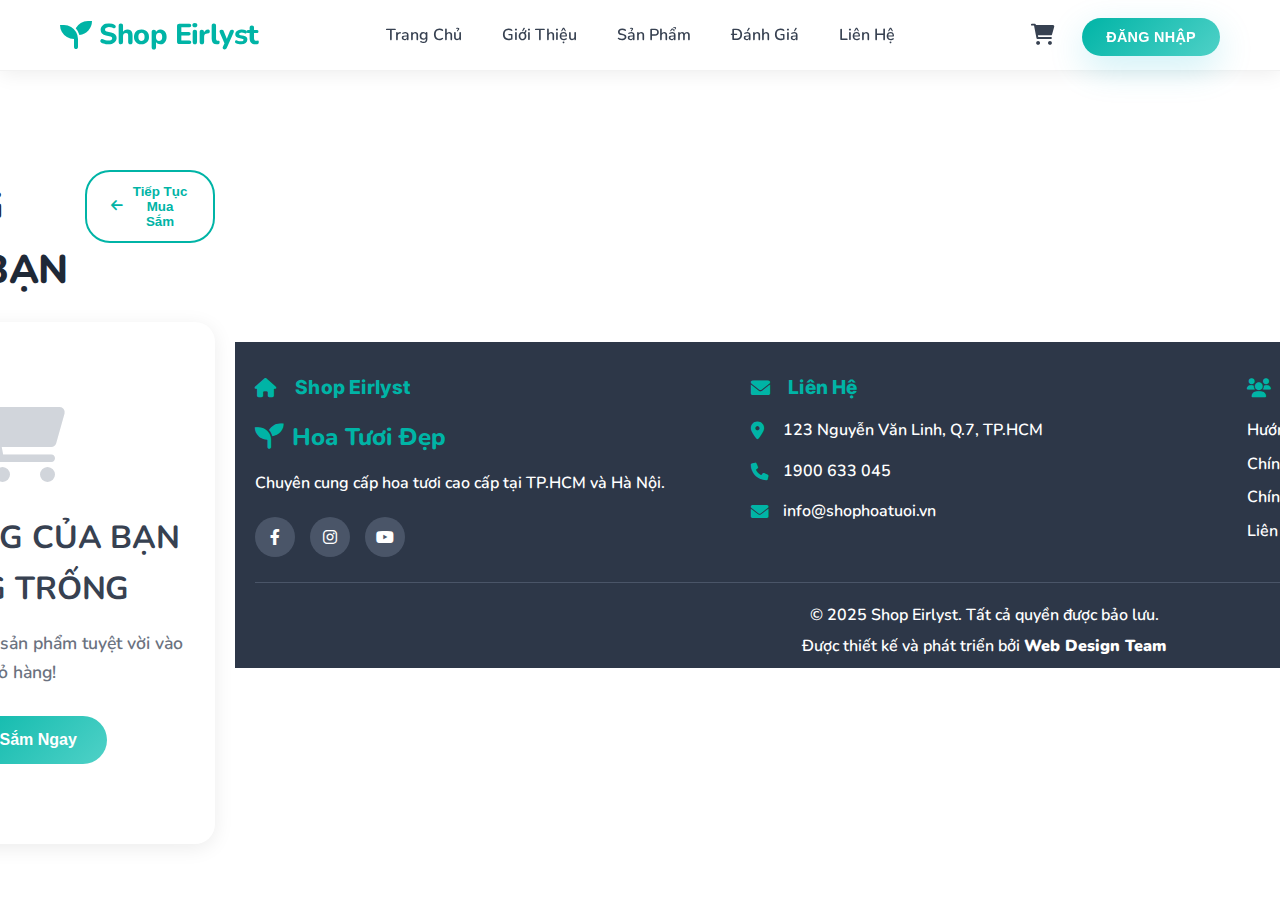
<file: cart.html>
<!DOCTYPE html>
<html lang="vi">
  <head>
    <meta charset="UTF-8" />
    <meta name="viewport" content="width=device-width, initial-scale=1.0" />
  <title>Giỏ Hàng - Shop Eirlyst</title>
    <link
      href="https://cdnjs.cloudflare.com/ajax/libs/font-awesome/6.0.0/css/all.min.css"
      rel="stylesheet"
    />
    <link
      href="https://fonts.googleapis.com/css2?family=Nunito:wght@400;600;700;800;900&family=Inter:wght@400;500;600&display=swap"
      rel="stylesheet"
    />
    <link rel="stylesheet" href="styles.css" />
    <link rel="stylesheet" href="cart.css" />
  </head>
  <body>
    <!-- Navigation (giống hệt index.html) -->
    <nav class="navbar">
      <div class="nav-container">
        <!-- Logo -->
        <a href="index.html" class="logo">
          <i class="fas fa-seedling"></i>
          Shop Eirlyst
        </a>

        <!-- Navigation Menu -->
        <ul class="nav-menu">
          <li class="nav-item">
            <a href="index.html" class="nav-link">Trang Chủ</a>
          </li>
          <li class="nav-item">
            <a href="index.html#about" class="nav-link">Giới Thiệu</a>
          </li>
          <li class="nav-item">
            <a href="index.html#products" class="nav-link">Sản Phẩm</a>
          </li>
          <li class="nav-item">
            <a href="index.html#reviews" class="nav-link">Đánh Giá</a>
          </li>
          <li class="nav-item">
            <a href="index.html#contact" class="nav-link">Liên Hệ</a>
          </li>
        </ul>

        <!-- Action Buttons -->
        <div class="nav-actions">
          <button
            class="action-btn"
            title="Giỏ hàng"
            onclick="window.location.href='cart.html'"
          >
            <i class="fas fa-shopping-cart"></i>
            <span class="cart-count" id="cart-count" aria-hidden="true"></span>
          </button>
          <div id="user-area">
            <a href="dangnhap.html" class="login-btn" id="login-link"
              >Đăng Nhập</a
            >
          </div>
        </div>

        <!-- Mobile Toggle -->
        <button class="mobile-toggle">
          <i class="fas fa-bars"></i>
        </button>
      </div>
    </nav>

    <script>
      // Mobile menu toggle
      document.querySelector('.mobile-toggle').addEventListener('click', function() {
        document.querySelector('.nav-menu').classList.toggle('active');
        const icon = this.querySelector('i');
        icon.classList.toggle('fa-bars');
        icon.classList.toggle('fa-times');
      });

      // Close mobile menu when clicking on a link
      document.querySelectorAll('.nav-link').forEach(link => {
        link.addEventListener('click', function() {
          document.querySelector('.nav-menu').classList.remove('active');
          document.querySelector('.mobile-toggle i').classList.remove('fa-times');
          document.querySelector('.mobile-toggle i').classList.add('fa-bars');
        });
      });

      // Render user name in nav if logged in (giống hệt index.html)
      function renderUserArea() {
        const userArea = document.getElementById('user-area');
        const user = JSON.parse(localStorage.getItem('floralShopUser') || 'null');

        if (!user) {
          // Not logged in - show login button
          userArea.innerHTML = `<a href="dangnhap.html" class="login-btn" id="login-link">Đăng Nhập</a>`;
        } else {
          // Logged in - show username and logout
          userArea.innerHTML = `
            <span class="nav-greeting" style="font-weight:700; color:#111827; margin-right:8px;">Xin chào, ${user.username}</span>
            <button class="action-btn" title="Đăng xuất" onclick="logoutUser()">
              <i class="fas fa-sign-out-alt"></i>
            </button>
          `;
        }
      }

      function logoutUser() {
        localStorage.removeItem('floralShopUser');
        window.location.reload();
      }

      document.addEventListener('DOMContentLoaded', renderUserArea);
    </script>

    <!-- Cart Content -->
    <div class="cart-container">
      <div class="cart-header">
        <h1><i class="fas fa-shopping-cart"></i> Giỏ Hàng Của Bạn</h1>
        <button
          class="continue-shopping"
          onclick="window.location.href='index.html#products'"
        >
          <i class="fas fa-arrow-left"></i> Tiếp Tục Mua Sắm
        </button>
      </div>

      <div class="cart-content">
        <!-- Empty Cart Message -->
        <div class="empty-cart" id="empty-cart">
          <i class="fas fa-shopping-cart"></i>
          <h2>Giỏ hàng của bạn đang trống</h2>
          <p>Hãy thêm một số sản phẩm tuyệt vời vào giỏ hàng!</p>
          <button
            class="shop-now-btn"
            onclick="window.location.href='index.html#products'"
          >
            Mua Sắm Ngay
          </button>
        </div>

        <!-- Cart Items -->
        <div class="cart-items" id="cart-items">
          <!-- Cart items will be dynamically generated here -->
        </div>

        <!-- Cart Summary -->
        <div class="cart-summary" id="cart-summary" style="display: none;">
          <div class="summary-row">
            <span>Tạm tính:</span>
            <span id="subtotal">0đ</span>
          </div>
          <div class="summary-row">
            <span>Phí vận chuyển:</span>
            <span id="shipping">30,000đ</span>
          </div>
          <div class="summary-row total">
            <span>Tổng cộng:</span>
            <span id="total">0đ</span>
          </div>
          <button class="checkout-btn" onclick="proceedToCheckout()">
            <i class="fas fa-credit-card"></i>
            Tiến Hành Thanh Toán
          </button>
        </div>
      </div>
    </div>

    <!-- Checkout Modal -->
    <div class="checkout-modal" id="checkout-modal">
      <div class="modal-content">
        <div class="modal-header">
          <h2><i class="fas fa-credit-card"></i> Thanh Toán</h2>
          <button class="close-modal" onclick="closeCheckoutModal()">
            <i class="fas fa-times"></i>
          </button>
        </div>

        <form class="checkout-form" onsubmit="processPayment(event)">
          <div class="form-section">
            <h3>Thông Tin Giao Hàng</h3>
            <div class="form-row">
              <div class="form-group">
                <label for="fullName">Họ và tên *</label>
                <input type="text" id="fullName" name="fullName" required />
              </div>
              <div class="form-group">
                <label for="phone">Số điện thoại *</label>
                <input type="tel" id="phone" name="phone" required />
              </div>
            </div>
            <div class="form-group">
              <label for="address">Địa chỉ giao hàng *</label>
              <textarea
                id="address"
                name="address"
                rows="3"
                required
                placeholder="Số nhà, tên đường, phường/xã, quận/huyện, tỉnh/thành phố"
              ></textarea>
            </div>
            <div class="form-group">
              <label for="note">Ghi chú đơn hàng</label>
              <textarea
                id="note"
                name="note"
                rows="2"
                placeholder="Ghi chú thêm cho đơn hàng (tùy chọn)"
              ></textarea>
            </div>
          </div>

          <div class="form-section">
            <h3>Phương Thức Thanh Toán</h3>
            <div class="payment-methods">
              <label class="payment-option">
                <input type="radio" name="payment" value="cod" checked />
                <span class="checkmark"></span>
                <i class="fas fa-money-bill-wave"></i>
                Thanh toán khi nhận hàng (COD)
              </label>
              <label class="payment-option">
                <input type="radio" name="payment" value="bank" />
                <span class="checkmark"></span>
                <i class="fas fa-university"></i>
                Chuyển khoản ngân hàng
              </label>
              <label class="payment-option">
                <input type="radio" name="payment" value="momo" />
                <span class="checkmark"></span>
                <i class="fas fa-mobile-alt"></i>
                Ví MoMo
              </label>
            </div>
          </div>

          <div class="order-summary">
            <h3>Tóm Tắt Đơn Hàng</h3>
            <div class="summary-details" id="checkout-summary">
              <!-- Order summary will be populated here -->
            </div>
            <div class="total-amount">
              <strong
                >Tổng thanh toán: <span id="checkout-total">0đ</span></strong
              >
            </div>
          </div>

          <button type="submit" class="place-order-btn">
            <i class="fas fa-check"></i>
            Đặt Hàng
          </button>
        </form>
      </div>
    </div>

    <!-- Success Modal -->
    <div class="success-modal" id="success-modal">
      <div class="success-content">
        <div class="success-icon">
          <i class="fas fa-check-circle"></i>
        </div>
        <h2>Đặt Hàng Thành Công!</h2>
        <p>
          Cảm ơn bạn đã mua hàng. Chúng tôi sẽ liên hệ với bạn sớm nhất để xác
          nhận đơn hàng.
        </p>
        <div class="order-info">
          <p><strong>Mã đơn hàng:</strong> <span id="order-id"></span></p>
          <p><strong>Tổng tiền:</strong> <span id="order-total"></span></p>
        </div>
        <button class="continue-btn" onclick="closeSuccessModal()">
          Tiếp Tục Mua Sắm
        </button>
      </div>
    </div>

    <script>
          // inject shared footer partial and apply fallback CSS if needed
          (function(){
      function ensureInjectedFooterCss(){
              if(document.getElementById('injected-footer-css')) return;
              var s = document.createElement('style');
              s.id = 'injected-footer-css';
              s.textContent = `
                /* footer CSS copied from styles.css to ensure parity with index */
                /* Force exact injected footer size to match index: 1498px x 325.38px */
                footer.footer.site-footer--injected { background: #2d3748; color: white; margin-top: 40px; padding: 30px 0 20px; box-sizing: border-box; width:100%; height:325.38px; display:block; }
                footer.footer.site-footer--injected .footer-container { max-width: 1498px; width:1498px; margin: 0 auto; padding: 0 20px; box-sizing: border-box; }
                footer.footer.site-footer--injected .footer-content { display: grid; grid-template-columns: repeat(auto-fit, minmax(250px, 1fr)); gap: 30px; margin-bottom: 25px; }
                footer.footer.site-footer--injected .footer-section h3 { color: #00b4a6; font-size: 1.2rem; font-weight: 800; margin-bottom: 15px; display:flex; align-items:center; gap:10px; }
                footer.footer.site-footer--injected .footer-section p, footer.footer.site-footer--injected .footer-section li { color: white; line-height: 1.6; margin-bottom: 8px; }
                footer.footer.site-footer--injected .footer-section ul { list-style: none; padding: 0; }
                footer.footer.site-footer--injected .footer-section a { color: white; text-decoration: none; transition: color 0.3s ease; }
                footer.footer.site-footer--injected .contact-info { display:flex; align-items:center; gap:12px; margin-bottom:15px; }
                footer.footer.site-footer--injected .contact-info i { color:#00b4a6; width:20px; font-size:1.1rem; }
                footer.footer.site-footer--injected .social-links { display:flex; gap:15px; margin-top:20px; }
                footer.footer.site-footer--injected .social-link { width:40px; height:40px; background:#4a5568; color:white; display:flex; align-items:center; justify-content:center; border-radius:50%; text-decoration:none; }
                footer.footer.site-footer--injected .footer-bottom { border-top:1px solid #4a5568; padding-top:20px; text-align:center; }
                footer.footer.site-footer--injected .footer-bottom p { color:white; margin-bottom:5px; }
                footer.footer.site-footer--injected .footer-logo { display:inline-flex; align-items:center; font-size:1.5rem; font-weight:800; color:#00b4a6; margin-bottom:15px; }
                footer.footer.site-footer--injected .footer-logo i { margin-right:8px; font-size:1.8rem; }
                /* keep injected rules targeted so shared stylesheet still applies where available */
              `;
              document.head.appendChild(s);
            }

            function insertFooter(){
              fetch('partials/footer.html', {cache: 'no-store'})
                .then(r => r.ok ? r.text() : '')
                .then(html => {
                  if(!html) return;
                  var tmp = document.createElement('div'); tmp.innerHTML = html;
                  var foot = tmp.querySelector('footer') || tmp.firstElementChild;
                  if(foot) {
                    foot.classList.add('site-footer--injected');
                    document.body.appendChild(foot);
                    ensureInjectedFooterCss();
                  }
                }).catch(()=>{});
            }

            if(document.readyState === 'loading') document.addEventListener('DOMContentLoaded', insertFooter); else insertFooter();
          })();
    </script>
    <script src="cart.js"></script>
  </body>
</html>
</file>
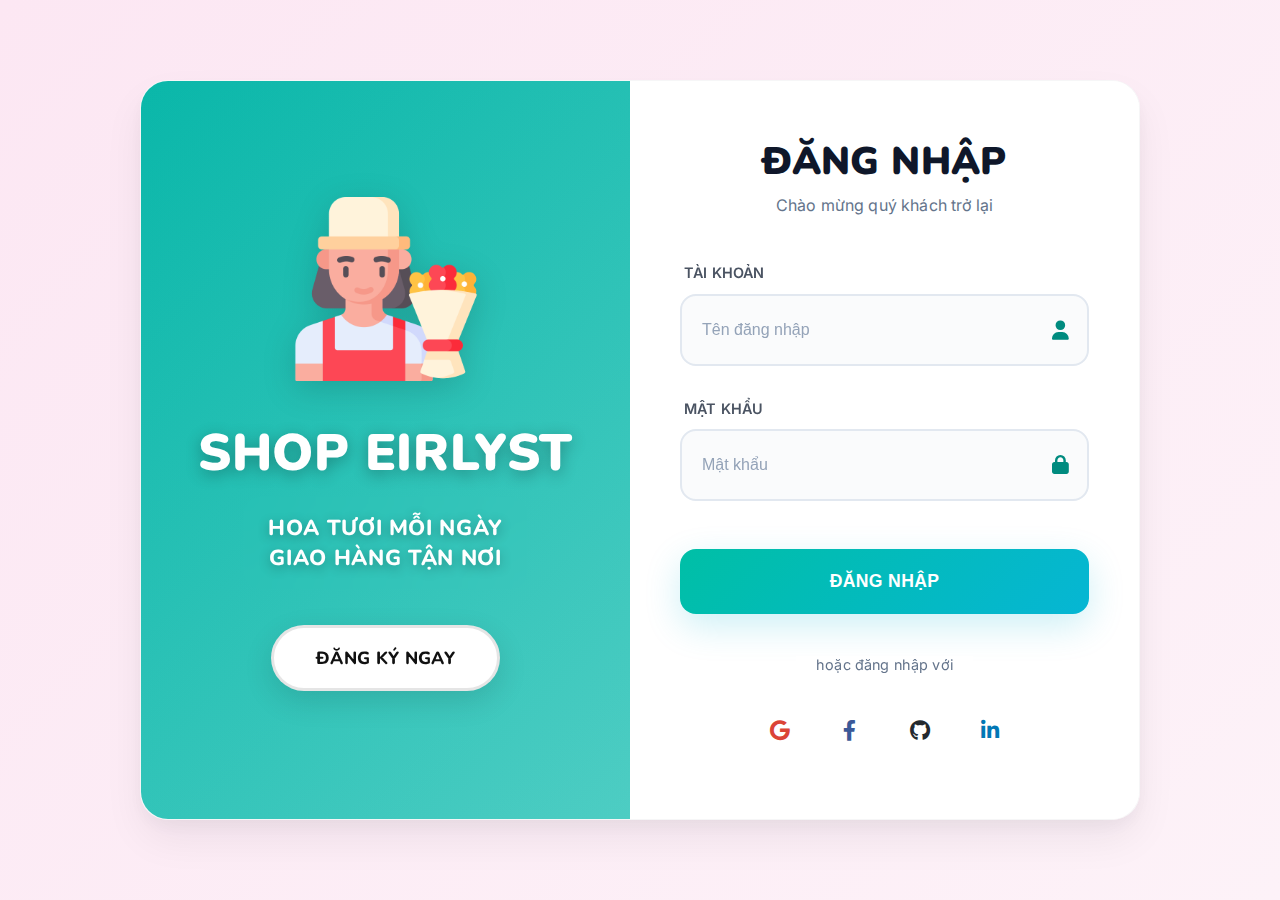
<file: dangnhap.html>
<!DOCTYPE html>
<html lang="vi">
  <head>
    <meta charset="UTF-8" />
    <meta name="viewport" content="width=device-width, initial-scale=1.0" />
  <title>Đăng Nhập - Shop Eirlyst</title>
    <link
      href="https://cdnjs.cloudflare.com/ajax/libs/font-awesome/6.0.0/css/all.min.css"
      rel="stylesheet"
    />
    <link
      href="https://fonts.googleapis.com/css2?family=Nunito:wght@400;600;700;800;900&family=Inter:wght@400;500;600;700;800;900&display=swap"
      rel="stylesheet"
    />
    <link rel="stylesheet" href="./styles.css" />
  </head>
  <body>
    <div class="login-container">
      <div class="welcome-section">
        <div class="content-wrapper">
          <img src="florist1_.png" alt="Florist" class="florist-inline" />
          <h1>Shop Eirlyst</h1>
          <p>Hoa tươi mỗi ngày<br />Giao hàng tận nơi</p>
          <button
            class="register-btn"
            onclick="window.location.href='register.html'"
          >
            Đăng Ký Ngay
          </button>
        </div>
      </div>

      <div class="login-section">
        <h2>Đăng Nhập</h2>
        <p class="subtitle">Chào mừng quý khách trở lại</p>

        <form onsubmit="return false;">
          <p>Tài khoản</p>
          <div class="form-group">
            <input id="username" type="text" placeholder="Tên đăng nhập" />
            <i class="fas fa-user icon"></i>
          </div>
          <p>Mật khẩu</p>
          <div class="form-group">
            <input id="password" type="password" placeholder="Mật khẩu" />
            <i class="fas fa-lock icon"></i>
          </div>

          <!-- forgot-password removed -->

          <button type="button" class="login-btn" onclick="handleLogin()">
            Đăng Nhập
          </button>
        </form>

        <div class="divider">
          <span>hoặc đăng nhập với</span>
        </div>

        <div class="social-login">
          <div class="social-btn google" title="Google">
            <i class="fab fa-google"></i>
          </div>
          <div class="social-btn facebook" title="Facebook">
            <i class="fab fa-facebook-f"></i>
          </div>
          <div class="social-btn github" title="GitHub">
            <i class="fab fa-github"></i>
          </div>
          <div class="social-btn linkedin" title="LinkedIn">
            <i class="fab fa-linkedin-in"></i>
          </div>
        </div>
      </div>
      <script>
        // Login: check stored accounts in localStorage, keep legacy demo account for compatibility
        function handleLogin() {
          const username = document.getElementById('username').value.trim();
          const password = document.getElementById('password').value;

          const legacyUser = { username: 'nguoidung1', password: 'mahoa123' };

          let authenticated = false;

          try {
            const accounts = JSON.parse(localStorage.getItem('floralShopAccounts') || '[]');
            if (accounts && accounts.find(a => a.username === username && a.password === password)) {
              authenticated = true;
            }
          } catch (e) {
            console.error('Error reading accounts', e);
          }

          // Fallback to legacy demo credentials
          if (!authenticated && username === legacyUser.username && password === legacyUser.password) {
            authenticated = true;
          }

          if (authenticated) {
            localStorage.setItem('floralShopUser', JSON.stringify({ username }));

            const params = new URLSearchParams(window.location.search);
            const next = params.get('next');
            if (next) {
              try {
                window.location.href = decodeURIComponent(next);
                return;
              } catch (e) {
                // ignore and continue to index
              }
            }

            window.location.href = 'index.html';
          } else {
            alert('Tài khoản hoặc mật khẩu không đúng. Vui lòng thử lại.');
          }
        }

        // Prefill username if redirected from register.html?user=...
        document.addEventListener('DOMContentLoaded', () => {
          const params = new URLSearchParams(window.location.search);
          const pre = params.get('user');
          if (pre) {
            const input = document.getElementById('username');
            if (input) input.value = pre;
          }
        });
      </script>
    </div>
  </body>
</html>
</file>
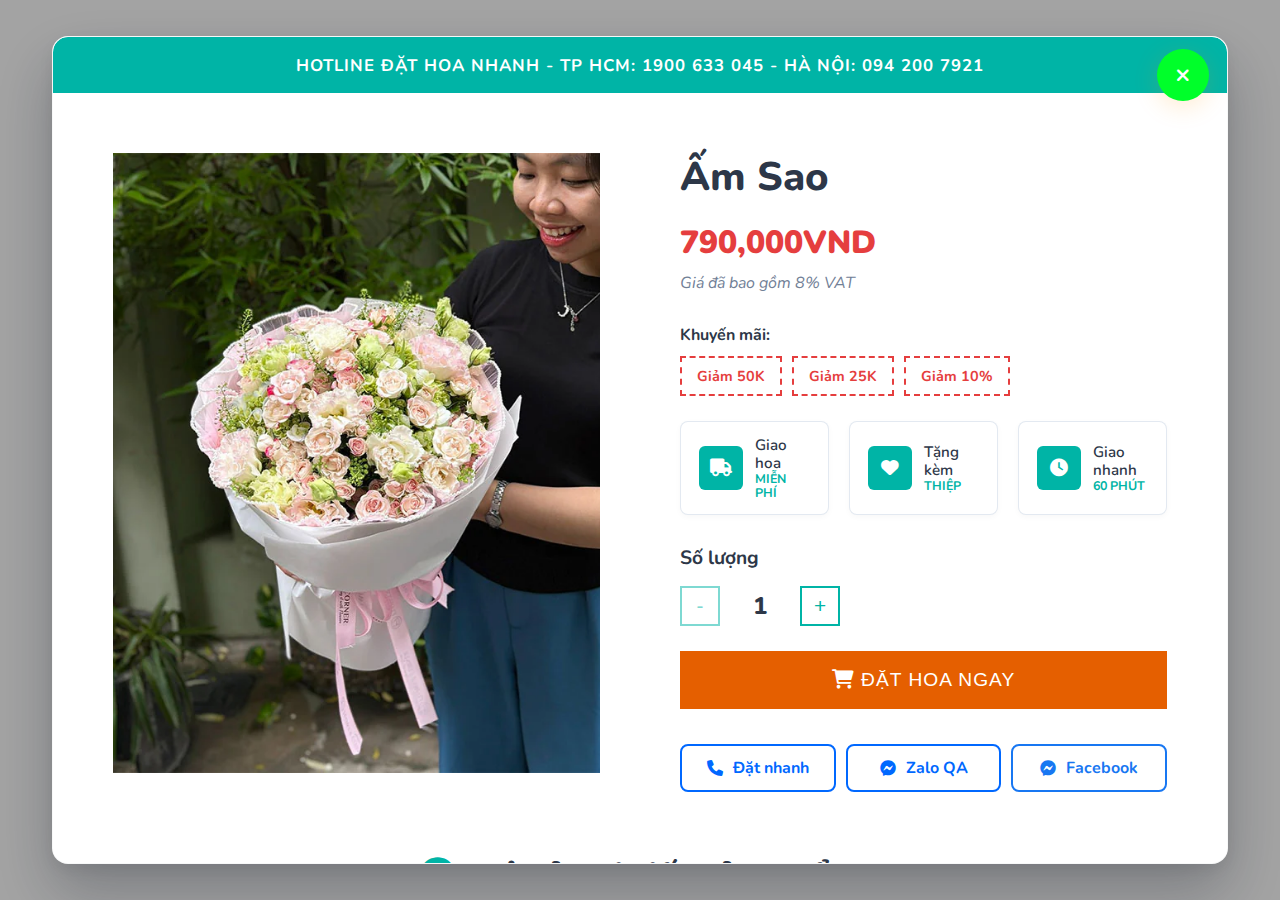
<file: product-detail.html>
<!DOCTYPE html>
<html lang="vi">
  <head>
    <meta charset="UTF-8" />
    <meta name="viewport" content="width=device-width, initial-scale=1.0" />
  <title>Chi tiết sản phẩm - Shop Eirlyst</title>
    <link
      href="https://cdnjs.cloudflare.com/ajax/libs/font-awesome/6.0.0/css/all.min.css"
      rel="stylesheet"
    />
    <link
      href="https://fonts.googleapis.com/css2?family=Nunito:wght@400;600;700;800;900&display=swap"
      rel="stylesheet"
    />
    <link rel="stylesheet" href="product-detail.css" />
    <script src="cart.js"></script>
  </head>
  <body>
    <!-- Modal Overlay -->
    <div class="modal-overlay">
      <!-- Modal Container -->
      <div class="modal-container">
        <!-- Close Button -->
        <button class="close-btn" onclick="goBackToProducts()">
          <i class="fas fa-times"></i>
        </button>

        <!-- Hotline Header -->
        <div class="hotline-header">
          HOTLINE ĐẶT HOA NHANH - TP HCM: 1900 633 045 - HÀ NỘI: 094 200 7921
        </div>

        <!-- Main Container -->
        <div class="container">
          <div class="product-detail">
            <!-- Product Image -->
            <div class="product-image-section">
              <img id="productImage" src="" alt="" class="main-image" />
            </div>

            <!-- Product Info -->
            <div class="product-info">
              <h1 id="productTitle" class="product-title">Ấm Sao</h1>
              <div id="productPrice" class="product-price">790,000VND</div>
              <div class="vat-note">Giá đã bao gồm 8% VAT</div>

              <!-- Promotions Section -->
              <div class="promotions-section">
                <div class="promo-label">Khuyến mãi:</div>
                <div class="promo-tags">
                  <span class="promo-tag">Giảm 50K</span>
                  <span class="promo-tag">Giảm 25K</span>
                  <span class="promo-tag">Giảm 10%</span>
                </div>
              </div>

              <!-- Services Section -->
              <div class="services-section">
                <div class="service-item">
                  <div class="service-icon">
                    <i class="fas fa-truck"></i>
                  </div>
                  <div class="service-text">
                    <div class="service-title">Giao hoa</div>
                    <div class="service-subtitle">MIỄN PHÍ</div>
                  </div>
                </div>
                <div class="service-item">
                  <div class="service-icon">
                    <i class="fas fa-heart"></i>
                  </div>
                  <div class="service-text">
                    <div class="service-title">Tặng kèm</div>
                    <div class="service-subtitle">THIỆP</div>
                  </div>
                </div>
                <div class="service-item">
                  <div class="service-icon">
                    <i class="fas fa-clock"></i>
                  </div>
                  <div class="service-text">
                    <div class="service-title">Giao nhanh</div>
                    <div class="service-subtitle">60 PHÚT</div>
                  </div>
                </div>
              </div>

              <!-- Purchase Section -->
              <div class="purchase-section">
                <div class="quantity-section">
                  <div class="quantity-label">Số lượng</div>
                  <div class="quantity-controls">
                    <button class="qty-btn" onclick="changeQuantity(-1)">
                      -
                    </button>
                    <span class="quantity-display" id="quantity">1</span>
                    <button class="qty-btn" onclick="changeQuantity(1)">
                      +
                    </button>
                  </div>
                </div>

                <button class="main-order-btn" onclick="orderNow()">
                  <i class="fas fa-shopping-cart"></i>
                  ĐẶT HOA NGAY
                </button>
                <div class="contact-buttons">
                  <button class="contact-btn contact-phone">
                    <i class="fas fa-phone"></i>
                    Đặt nhanh
                  </button>
                  <button class="contact-btn contact-zalo">
                    <i class="fab fa-facebook-messenger"></i>
                    Zalo QA
                  </button>
                  <button class="contact-btn contact-facebook">
                    <i class="fab fa-facebook-messenger"></i>
                    Facebook
                  </button>
                </div>
                <!-- Contact Buttons -->
              </div>
            </div>
          </div>
        </div>

        <!-- Detailed Product Description -->
        <div class="container">
          <div class="detailed-description">
            <h2>Mô tả chi tiết sản phẩm</h2>
            <div id="detailedContent">
              <!-- Các block mô tả đầy đủ cho từng sản phẩm. include.js sẽ chọn block theo data-name -->
              <div class="detail-item" data-name="Ấm Sao">
                <p>
                  <strong>Bó hoa "Ấm Sao"</strong> là một tác phẩm nghệ thuật
                  được tạo nên từ những bông hoa hồng tươi thắm nhất, mang đến
                  vẻ đẹp tinh tế và sang trọng cho người nhận.
                </p>

                <h3>Đặc điểm nổi bật:</h3>
                <ul>
                  <li>
                    <strong>Hoa hồng cao cấp:</strong> Sử dụng 30-35 bông hoa
                    hồng tươi nhập khẩu từ Đà Lạt, được chọn lọc kỹ càng
                  </li>
                  <li>
                    <strong>Màu sắc nhẹ nhàng:</strong> Tông màu hồng pastel kết
                    hợp trắng tinh khôi tạo nên vẻ đẹp dịu dàng
                  </li>
                  <li>
                    <strong>Lá phụ tự nhiên:</strong> Eucalyptus và baby breath
                    tạo điểm nhấn tinh tế và thơm mát
                  </li>
                  <li>
                    <strong>Gói hoa đẹp mắt:</strong> Giấy gói cao cấp màu trắng
                    với ruy băng hồng sang trọng
                  </li>
                  <li>
                    <strong>Kích thước:</strong> Cao 50cm, đường kính 35cm -
                    kích thước hoàn hảo để thể hiện tình cảm
                  </li>
                  <li>
                    <strong>Thời gian tươi:</strong> 7-10 ngày nếu chăm sóc đúng
                    cách
                  </li>
                </ul>

                <h3>Ý nghĩa và phù hợp cho:</h3>
                <p>
                  Bó hoa "Ấm Sao" mang trong mình thông điệp về tình yêu ấm áp
                  và sự quan tâm chân thành. Thích hợp cho sinh nhật, kỷ niệm,
                  lễ tỏ tình hoặc làm quà tặng trang trọng.
                </p>

                <h3>Hướng dẫn chăm sóc:</h3>
                <ul>
                  <li>Cắt chéo cuống hoa dưới vòi nước chảy ngay khi nhận</li>
                  <li>Đặt hoa trong bình nước sạch, thay nước 2-3 ngày/lần</li>
                  <li>Tránh ánh nắng trực tiếp và gió mạnh</li>
                  <li>
                    Cắt bỏ những bông hoa đã héo để giữ độ tươi cho những bông
                    khác
                  </li>
                </ul>
                <p class="note">
                  <em
                    ><strong>Lưu ý:</strong> Màu sắc và số lượng hoa có thể thay
                    đổi nhẹ tùy theo mùa vụ; chúng tôi cam kết giữ thẩm mỹ và
                    chất lượng.</em
                  >
                </p>
              </div>

              <div class="detail-item" data-name="Little Love">
                <p>
                  <strong>Little Love</strong> là bó hoa nhỏ xinh, được thiết kế
                  để truyền tải thông điệp yêu thương một cách tinh tế và chân
                  thành. Thành phần chính gồm hoa mini (hoa hồng hoặc hoa cúc
                  nhỏ), filler nhẹ và dây ruy băng trang trí.
                </p>

                <h3>Đặc điểm nổi bật:</h3>
                <ul>
                  <li>
                    Thiết kế gọn, dễ cầm, phù hợp để tặng kèm thiệp, quà nhỏ.
                  </li>
                  <li>
                    Sử dụng hoa mini, tông màu pastel hoặc đỏ nhung tùy chọn.
                  </li>
                  <li>
                    Phù hợp tặng trong dịp hẹn hò, sinh nhật nhỏ, hoặc làm quà
                    cảm ơn.
                  </li>
                </ul>

                <h3>Ý nghĩa và phù hợp cho:</h3>
                <p>
                  Little Love tượng trưng cho tình cảm ngọt ngào và quan tâm vô
                  điều kiện — phù hợp để bày tỏ cảm xúc nhẹ nhàng mà vẫn đầy ấm
                  áp.
                </p>

                <h3>Hướng dẫn chăm sóc:</h3>
                <ul>
                  <li>
                    Cắt chéo cuống hoa khoảng 1-2 cm trước khi cắm vào nước.
                  </li>
                  <li>Thay nước mỗi 2 ngày, giữ nơi mát, tránh nắng gắt.</li>
                  <li>Loại bỏ lá bị hư để tránh ô nhiễm nước.</li>
                </ul>

                <p class="note">
                  <em
                    ><strong>Lưu ý:</strong> Do kích thước nhỏ, Little Love phù
                    hợp làm quà cá nhân; nếu cần trang trọng hơn, vui lòng chọn
                    mẫu kích thước lớn hơn.</em
                  >
                </p>
              </div>

              <div class="detail-item" data-name="Ngọt Ngào">
                <p>
                  <strong>Ngọt Ngào</strong> là bó hoa với palette màu pastel
                  nhẹ nhàng, được kết hợp khéo léo giữa hoa hồng, baby breath và
                  lá xanh tạo cảm giác ấm áp, dịu dàng.
                </p>

                <h3>Đặc điểm nổi bật:</h3>
                <ul>
                  <li>Màu pastel tinh tế, phù hợp cho thông điệp lãng mạn.</li>
                  <li>
                    Thiết kế cân đối, có thể đặt trên bàn làm việc hoặc dùng làm
                    quà.
                  </li>
                  <li>
                    Phối hợp các phụ liệu nhẹ nhàng như ruy băng vải và giấy gói
                    cao cấp.
                  </li>
                </ul>

                <h3>Ý nghĩa và phù hợp cho:</h3>
                <p>
                  Ngọt Ngào thích hợp làm quà mừng kỷ niệm, Valentine, hoặc tặng
                  khi muốn gửi một lời chúc ấm áp, nhẹ nhàng.
                </p>

                <h3>Hướng dẫn chăm sóc:</h3>
                <ul>
                  <li>Đặt nơi thoáng mát, tránh ánh nắng trực tiếp.</li>
                  <li>
                    Thay nước và cắt cuống 2 ngày/lần để kéo dài tuổi thọ.
                  </li>
                </ul>

                <p class="note">
                  <em
                    ><strong>Lưu ý:</strong> Một số hoa pastel nhạy cảm với
                    nhiệt độ cao — bảo quản nơi mát để giữ màu sắc đẹp.</em
                  >
                </p>
              </div>

              <div class="detail-item" data-name="100 Ngày Yêu">
                <p>
                  <strong>100 Ngày Yêu</strong> là thiết kế quy mô, mang phong
                  cách sang trọng, thường sử dụng kết hợp nhiều dòng hoa cao cấp
                  để tạo điểm nhấn và thể hiện chiều sâu cảm xúc.
                </p>

                <h3>Đặc điểm nổi bật:</h3>
                <ul>
                  <li>
                    Thành phần đa dạng: hoa hồng, lan, baby breath và lá phụ cao
                    cấp.
                  </li>
                  <li>
                    Kích thước lớn, phù hợp làm quà kỷ niệm hoặc trang trí sự
                    kiện.
                  </li>
                  <li>Gói hoa cầu kỳ, sử dụng giấy và ruy băng cao cấp.</li>
                </ul>

                <h3>Ý nghĩa và phù hợp cho:</h3>
                <p>
                  Mẫu này phù hợp để kỷ niệm mốc quan trọng trong mối quan hệ,
                  làm quà tặng trong lễ kỷ niệm hoặc các dịp cần sự trang trọng.
                </p>

                <h3>Hướng dẫn chăm sóc:</h3>
                <ul>
                  <li>Đặt ở nơi mát, tránh gió mạnh và ánh nắng trực tiếp.</li>
                  <li>Thay nước hàng ngày cho các bó lớn để tránh hư nước.</li>
                  <li>
                    Kiểm tra và cắt tỉa những cành/lá bị hư để duy trì vẻ đẹp.
                  </li>
                </ul>

                <p class="note">
                  <em
                    ><strong>Lưu ý:</strong> Vì kích thước lớn, 100 Ngày Yêu
                    thường vận chuyển theo đơn đặt trước để đảm bảo chất lượng
                    khi đến tay khách hàng.</em
                  >
                </p>
              </div>

              <div class="detail-item" data-name="Bó Hoa Bright Pink">
                <p>
                  <strong>Bó Hoa Bright Pink</strong> gây ấn tượng mạnh bằng sắc
                  hồng rực rỡ, phù hợp cho người trẻ, sự kiện vui nhộn hoặc tặng
                  khi muốn tạo điểm nhấn màu sắc.
                </p>

                <h3>Đặc điểm nổi bật:</h3>
                <ul>
                  <li>
                    Màu hồng tươi nổi bật, làm nổi bật không gian trưng bày.
                  </li>
                  <li>
                    Phong cách hiện đại, thường dùng hoa hồng, tulip hoặc
                    lisiantus.
                  </li>
                </ul>

                <h3>Ý nghĩa và phù hợp cho:</h3>
                <p>
                  Bright Pink truyền tải thông điệp năng lượng, niềm vui và sự
                  tươi mới — phù hợp tặng cho bạn bè, đồng nghiệp, hoặc dịp khai
                  trương, sinh nhật trẻ trung.
                </p>

                <h3>Hướng dẫn chăm sóc:</h3>
                <ul>
                  <li>Không để dưới ánh nắng mạnh; giữ nơi thoáng mát.</li>
                  <li>
                    Thay nước 2 ngày/lần; cắt chéo cuống để hút nước tốt hơn.
                  </li>
                </ul>

                <p class="note">
                  <em
                    ><strong>Lưu ý:</strong> Màu sắc rực rỡ có thể phai bớt
                    trong điều kiện nhiệt độ cao; bảo quản nơi mát khi có
                    thể.</em
                  >
                </p>
              </div>

              <div class="detail-item" data-name="Missing You">
                <p>
                  <strong>Missing You</strong> là thiết kế hướng tới cảm xúc
                  lắng đọng, dùng gam màu trầm hoặc trung tính để thể hiện nỗi
                  nhớ và sự trân trọng dành cho người nhận.
                </p>

                <h3>Đặc điểm nổi bật:</h3>
                <ul>
                  <li>
                    Gam màu trung tính hoặc pastel trầm, tạo cảm giác hoài niệm.
                  </li>
                  <li>
                    Thiết kế tinh tế, sử dụng hoa phụ để tăng chiều sâu cảm xúc.
                  </li>
                </ul>

                <h3>Ý nghĩa và phù hợp cho:</h3>
                <p>
                  Missing You phù hợp khi muốn gửi lời nhớ nhung, an ủi hoặc
                  chia sẻ cảm xúc trong những lúc xa cách.
                </p>

                <h3>Hướng dẫn chăm sóc:</h3>
                <ul>
                  <li>
                    Thay nước 2-3 ngày/lần; cắt bỏ lá già để tránh ô nhiễm nước.
                  </li>
                  <li>Đặt nơi tránh gió mạnh và nhiệt độ cao.</li>
                </ul>

                <p class="note">
                  <em
                    ><strong>Lưu ý:</strong> Thiết kế này nhạy cảm với điều kiện
                    thời tiết; nên đặt trong phòng máy lạnh hoặc nơi mát nếu di
                    chuyển xa.</em
                  >
                </p>
              </div>

              <div class="detail-item" data-name="Năm Tháng">
                <p>
                  <strong>Năm Tháng</strong> mang phong cách cổ điển, thường sử
                  dụng tông màu trầm và các loại hoa có vẻ đẹp trường tồn, phù
                  hợp làm quà tặng cho người lớn tuổi hoặc dịp kỷ niệm lâu năm.
                </p>

                <h3>Đặc điểm nổi bật:</h3>
                <ul>
                  <li>
                    Phong cách cổ điển, sử dụng vật liệu và hoa truyền thống.
                  </li>
                  <li>
                    Thể hiện sự trang trọng và tôn kính, phù hợp cho dịp tri ân.
                  </li>
                </ul>

                <h3>Ý nghĩa và phù hợp cho:</h3>
                <p>
                  Năm Tháng thích hợp cho kỷ niệm lâu dài, tặng người lớn tuổi,
                  hoặc làm quà tri ân trong các dịp trang trọng.
                </p>

                <h3>Hướng dẫn chăm sóc:</h3>
                <ul>
                  <li>Đặt nơi mát, tránh ánh nắng trực tiếp.</li>
                  <li>Thay nước 2-3 ngày/lần và cắt lại phần cuống nếu cần.</li>
                </ul>

                <p class="note">
                  <em
                    ><strong>Lưu ý:</strong> Do phong cách cổ điển, có thể có
                    các phụ liệu dễ vỡ (lá khô, vật trang trí) — vận chuyển cẩn
                    thận để giữ nguyên form.</em
                  >
                </p>
              </div>

              <div class="detail-item" data-name="Yêu Thầm">
                <p>
                  <strong>Yêu Thầm</strong> là thiết kế tinh tế, nhẹ nhàng, dùng
                  gam màu nhã và bố cục kín đáo để thể hiện cảm xúc thầm lặng
                  nhưng chân thành.
                </p>

                <h3>Đặc điểm nổi bật:</h3>
                <ul>
                  <li>
                    Thiết kế kín đáo, thích hợp cho những ai muốn bày tỏ cảm xúc
                    một cách tinh tế.
                  </li>
                  <li>
                    Sử dụng hoa nhỏ, màu trung tính hoặc pastel nhẹ nhàng.
                  </li>
                </ul>

                <h3>Ý nghĩa và phù hợp cho:</h3>
                <p>
                  Yêu Thầm phù hợp cho những lời muốn dành cho người thương
                  nhưng chưa dám thổ lộ công khai — rất thích hợp cho tặng kèm
                  thiệp kín đáo.
                </p>

                <h3>Hướng dẫn chăm sóc:</h3>
                <ul>
                  <li>Tránh nhiệt độ cao; để nơi mát và tránh gió mạnh.</li>
                  <li>
                    Thay nước đều đặn và cắt chéo cuống để hoa hút nước tốt.
                  </li>
                </ul>

                <p class="note">
                  <em
                    ><strong>Lưu ý:</strong> Nếu muốn gửi thông điệp mạnh mẽ
                    hơn, có thể kết hợp Yêu Thầm với thiệp ghi lời nhắn cá
                    nhân.</em
                  >
                </p>
              </div>
              <!-- Mô tả cho các sản phẩm Hoa Sinh Nhật -->
              <div class="detail-item" data-name="Giỏ Hoa Ngày Rực Rỡ">
                <p>
                  <strong>Giỏ Hoa Ngày Rực Rỡ</strong> là một giỏ hoa sinh nhật
                  đầy màu sắc, kết hợp nhiều loại hoa tươi để tạo thành tổng thể
                  rực rỡ và bắt mắt.
                </p>
                <h3>Đặc điểm nổi bật:</h3>
                <ul>
                  <li>Thiết kế giỏ, dễ cầm và trưng bày.</li>
                  <li>
                    Kết hợp nhiều hoa khác nhau để tạo độ phong phú về màu sắc.
                  </li>
                </ul>
                <h3>Hướng dẫn chăm sóc:</h3>
                <p>Thay nước 2 ngày/lần, đặt nơi mát, tránh nắng trực tiếp.</p>
              </div>

              <div class="detail-item" data-name="Quyến Rũ">
                <p>
                  <strong>Quyến Rũ</strong> là bó hoa sinh nhật thanh lịch, sử
                  dụng tông màu trang nhã cùng bố cục hình khối tạo vẻ cứng cáp
                  và tinh tế.
                </p>
                <h3>Đặc điểm:</h3>
                <ul>
                  <li>Phù hợp tặng người lớn tuổi hoặc dịp trang trọng.</li>
                </ul>
                <h3>Chăm sóc:</h3>
                <p>Đặt nơi mát, tránh gió mạnh; thay nước 2-3 ngày/lần.</p>
              </div>

              <div class="detail-item" data-name="Red Rose">
                <p>
                  <strong>Red Rose</strong> – bó hoa đỏ truyền thống, sang
                  trọng, thường được dùng để bày tỏ tình cảm nồng nhiệt trong
                  dịp sinh nhật.
                </p>
                <h3>Đặc điểm:</h3>
                <ul>
                  <li>Hoa hồng đỏ cao cấp, bố cục đậm chất lãng mạn.</li>
                </ul>
                <h3>Chăm sóc:</h3>
                <p>
                  Thay nước hàng ngày nếu có nhiều hoa, cắt cuống mỗi 2 ngày.
                </p>
              </div>

              <div class="detail-item" data-name="Luôn Bên Em">
                <p>
                  <strong>Luôn Bên Em</strong> là mẫu nhẹ nhàng, tượng trưng cho
                  sự luôn bên cạnh và sẻ chia, phù hợp tặng người thân và bạn
                  bè.
                </p>
                <h3>Đặc điểm:</h3>
                <ul>
                  <li>Thiết kế ấm áp, sử dụng hoa tông trung tính.</li>
                </ul>
                <h3>Chăm sóc:</h3>
                <p>Thay nước thường xuyên và tránh để nơi quá nóng.</p>
              </div>

              <div class="detail-item" data-name="Màu Tình Yêu">
                <p>
                  <strong>Màu Tình Yêu</strong> – bó hoa với phối màu rực rỡ,
                  thích hợp tạo ấn tượng và không khí lễ hội trong dịp sinh
                  nhật.
                </p>
                <h3>Đặc điểm:</h3>
                <ul>
                  <li>
                    Gam màu tươi sáng, phù hợp cho buổi tiệc và trang trí.
                  </li>
                </ul>
                <h3>Chăm sóc:</h3>
                <p>
                  Đặt nơi mát, tránh ánh nắng trực tiếp; thay nước 2 ngày/lần.
                </p>
              </div>

              <div class="detail-item" data-name="Elegant">
                <p>
                  <strong>Elegant</strong> là thiết kế cao cấp, sang trọng,
                  thường dùng cho những dịp đặc biệt cần sự chỉnh chu và lịch
                  thiệp.
                </p>
                <h3>Đặc điểm:</h3>
                <ul>
                  <li>Chất liệu và phụ kiện cao cấp, bố cục tinh tế.</li>
                </ul>
                <h3>Chăm sóc:</h3>
                <p>Giữ nơi mát, tránh nhiệt độ cao; thay nước đều đặn.</p>
              </div>

              <div class="detail-item" data-name="Hương Nắng Mai">
                <p>
                  <strong>Hương Nắng Mai</strong> – thiết kế tươi sáng, lấy cảm
                  hứng từ ánh nắng buổi sáng, phù hợp cho món quà tràn đầy năng
                  lượng.
                </p>
                <h3>Đặc điểm:</h3>
                <ul>
                  <li>Màu sắc vàng/kem, tạo cảm giác ấm áp.</li>
                </ul>
                <h3>Chăm sóc:</h3>
                <p>Tránh ánh nắng trực tiếp; thay nước 2 ngày/lần.</p>
              </div>

              <div class="detail-item" data-name="Lạn Tỏa Ước Mơ">
                <p>
                  <strong>Lạn Tỏa Ước Mơ</strong> – mẫu nhẹ nhàng, lãng mạn với
                  các tone màu pastel, thích hợp cho những lời chúc mơ đẹp và hy
                  vọng.
                </p>
                <h3>Đặc điểm:</h3>
                <ul>
                  <li>Phối hợp hoa pastel, phù hợp tặng cho người trẻ.</li>
                </ul>
                <h3>Chăm sóc:</h3>
                <p>
                  Đặt nơi thoáng mát, tránh ánh nắng gắt; thay nước đều đặn.
                </p>
              </div>

              <!-- Nếu cần thêm sản phẩm khác, thêm tiếp <div class="detail-item" data-name="Tên">... -->
            </div>
          </div>
        </div>

        <script>
              // Get product info from URL parameters
              function getProductFromURL() {
                  const urlParams = new URLSearchParams(window.location.search);
                  let productName = urlParams.get('name');
                  let productPrice = urlParams.get('price');
                  let productImage = urlParams.get('image');

                  // image map fallback for common products
                  const imageMap = {
                    'Little Love': 'src/img/Little Love.webp',
                    'Ngọt Ngào': 'src/img/Ngotngao.webp',
                    'Ấm Sao': 'src/img/Anhsao.webp',
                    '100 Ngày Yêu': 'src/img/100dayiu.webp',
                    'Bó Hoa Bright Pink': 'src/img/Bó Hoa Bright Pink.webp',
                    'Missing You': 'src/img/Missing You.webp',
                    'Năm Tháng': 'src/img/Năm Tháng.webp',
                    'Yêu Thầm': 'src/img/Yêu Thầm.webp',
                    'Giỏ Hoa Ngày Rực Rỡ': 'src/img/Giohoarr.webp',
                    'Quyến Rũ': 'src/img/Quyenru.webp',
                    'Red Rose': 'src/img/Redrose.webp',
                    'Luôn Bên Em': 'src/img/Luonbenem.webp',
                    'Màu Tình Yêu': 'src/img/Mautinhyeu.webp',
                    'Elegant': 'src/img/Elegant.webp',
                    'Hương Nắng Mai': 'src/img/Huongnangmai.webp',
                    'Lạn Tỏa Ước Mơ': 'src/img/Lantoa.webp'
                  };

                  // Defaults when opened standalone without params
                  const defaults = {
                    name: 'Ấm Sao',
                    price: '790,000VND',
                    image: imageMap['Ấm Sao']
                  };

                  // If no name provided, treat as standalone view -> show default Ấm Sao
                  if (!productName) {
                    productName = defaults.name;
                  }
                  if (!productPrice) {
                    productPrice = defaults.price;
                  }
                  // if image param missing or empty, try map by name, otherwise default
                  if (!productImage || productImage.trim() === '') {
                    productImage = imageMap[productName] || defaults.image;
                  }

                  // Apply to DOM
                  if (productName) {
                    document.getElementById('productTitle').textContent = productName;
                    // Update description based on product (will show only matched block)
                    updateProductDescription(productName);
                  }
                  if (productPrice) {
                    document.getElementById('productPrice').textContent = productPrice;
                  }
                  if (productImage) {
                    document.getElementById('productImage').src = productImage;
                    document.getElementById('productImage').alt = productName || '';
                  }
              }

              // Update product description based on product name
                  function updateProductDescription(productName) {
                    const descriptions = {
                      'Little Love': 'là biểu tượng của tình yêu nhỏ bé nhưng chân thành, được tạo nên từ những bông hoa hồng mini đáng yêu.',
                      'Ngọt Ngão': 'mang đến cảm giác ấm áp và ngọt ngào như tình yêu đầu đời với những tông màu pastel dịu dàng.',
                      'Ấm Sao': 'được tạo nên từ những bông hoa hồng tươi thắm nhất, mang đến vẻ đẹp tinh tế và sang trọng.',
                      '100 Ngày Yêu': 'là món quà hoàn hảo thể hiện tình yêu bền vững với sự kết hợp harmonious của nhiều loại hoa.',
                      'Bó Hoa Bright Pink': 'nổi bật với sắc hồng rực rỡ, tạo nên điểm nhấn tươi mới và năng động.',
                      'Missing You': 'thể hiện nỗi nhớ nhung sâu sắc qua từng cánh hoa tinh tế và đầy cảm xúc.',
                      'Năm Tháng': 'ghi dấu những khoảnh khắc đáng nhớ với vẻ đẹp cổ điển và thanh lịch.',
                      'Yêu Thầm': 'thể hiện tình cảm kín đáo và sâu lắng qua màu sắc nhẹ nhàng, tinh tế.'
                    };

                      const desc = descriptions[productName];
                      const descSection = document.querySelector('#detailedContent');
                      if (descSection) {
                        // Nếu có block .detail-item tương ứng, hiển thị block đó và ẩn những block khác
                        const items = Array.from(descSection.querySelectorAll('.detail-item'));
                        if (items.length > 0) {
                          let matched = items.find(it => (it.getAttribute('data-name')||'').trim() === (productName||'').trim());
                          if (matched) {
                            items.forEach(it => it.style.display = it === matched ? '' : 'none');
                            return;
                          }
                        }
                        // fallback: nếu không có block chi tiết, dùng mapping ngắn
                        if (desc) {
                          descSection.innerHTML = `
                            <p>
                            <strong>Bó hoa "${productName}"</strong> ${desc} Phù hợp cho sinh nhật, kỷ niệm và các dịp đặc biệt.
                            </p>
                          `;
                        }
                      }
                  }

              // Quantity controls (compact, robust)
              (function () {
                let qty = 1;
                const qEl = document.getElementById('quantity');
                const btns = Array.from(document.querySelectorAll('.qty-btn'));
                const minusBtn = btns[0] || null;
                const plusBtn = btns[1] || null;

                function setQty(n) {
                  qty = Math.max(1, Number(n) || 1);
                  if (qEl) qEl.textContent = qty;
                  if (minusBtn) minusBtn.disabled = qty <= 1;
                }

                // Expose for inline handlers and other scripts
                window.changeQuantity = function (delta) {
                  setQty(qty + Number(delta || 0));
                };

                // If buttons don't use inline onclick, attach listeners once
                try {
                  if (minusBtn && !minusBtn.hasAttribute('onclick'))
                    minusBtn.addEventListener('click', function () {
                      window.changeQuantity(-1);
                    });
                  if (plusBtn && !plusBtn.hasAttribute('onclick'))
                    plusBtn.addEventListener('click', function () {
                      window.changeQuantity(1);
                    });
                } catch (e) {
                  /* ignore */
                }

                // initialize display
                setQty(qty);

                // helper for other code to read current qty
                window.getProductQuantity = function () {
                  return qty;
                };
              })();

              // Order functionality
              function orderNow() {
                  const productName = document.getElementById('productTitle').textContent;
                  const productPrice = document.getElementById('productPrice').textContent;
                  const productImage = document.getElementById('productImage').src;

                  // Parse price to number (remove VND and commas)
                  const priceNumber = parseInt(productPrice.replace(/[^\d]/g, ''));

                  // Create product object
          const quantity = parseInt((document.getElementById('quantity')||{textContent:'1'}).textContent, 10) || 1;
          const product = {
            id: productName.toLowerCase().replace(/\s+/g, '-'),
            name: productName,
            price: priceNumber,
            image: productImage,
            quantity: quantity
          };

            // If not logged in, save pending add and redirect to login
            const user = JSON.parse(localStorage.getItem('floralShopUser') || 'null');
            if (!user || !user.username) {
              // Save pending add so we can merge after login
              try {
                localStorage.setItem('floralShopPendingAdd', JSON.stringify(product));
              } catch (e) {
                console.error('Không thể lưu pending add:', e);
              }
              // Redirect to login with next return URL
              const next = encodeURIComponent(window.location.href);
              window.location.href = `dangnhap.html?next=${next}`;
              return;
            }

          // Add to cart using shared CartManager (persists per-user and shows notification)
          if (typeof cartManager !== 'undefined' && cartManager && typeof cartManager.addItem === 'function') {
            cartManager.addItem(product);
          } else {
            // Fallback: write to legacy key if CartManager isn't available
            try {
              const cart = JSON.parse(localStorage.getItem('floralShopCart') || '[]');
              const existingIndex = cart.findIndex(item => item.id === product.id);
              if (existingIndex >= 0) cart[existingIndex].quantity += product.quantity;
              else cart.push(product);
              localStorage.setItem('floralShopCart', JSON.stringify(cart));
              // show a local notification as fallback
              showAddToCartNotification(product.name, product.quantity);
            } catch (e) {
              console.error('Fallback addToCart failed:', e);
            }
          }

                  // Button animation
                  const btn = document.querySelector('.main-order-btn');
                  btn.style.transform = 'scale(0.95)';
                  btn.innerHTML = '<i class="fas fa-check"></i> ĐÃ THÊM VÀO GIỎ!';

                  setTimeout(() => {
                      btn.style.transform = '';
                      btn.innerHTML = '<i class="fas fa-shopping-cart"></i> ĐẶT HOA NGAY';
                  }, 2000);
              }

              // Note: cart updates use the shared CartManager (cart.js) via cartManager.addItem(product)

              // Show add to cart notification
              function showAddToCartNotification(productName, quantity) {
                  const notification = document.createElement('div');
                  notification.innerHTML = `
                      <i class="fas fa-check-circle" style="margin-right: 8px;"></i>
                      Đã thêm ${quantity} "${productName}" vào giỏ hàng!
                  `;
                  notification.style.cssText = `
                      position: fixed;
                      top: 20px;
                      right: 20px;
                      background: linear-gradient(135deg, #00b4a6, #4fd1c7);
                      color: white;
                      padding: 15px 20px;
                      border-radius: 10px;
                      box-shadow: 0 8px 25px rgba(0, 180, 166, 0.3);
                      z-index: 10000;
                      font-weight: 700;
                      font-size: 14px;
                      transform: translateX(100%);
                      transition: transform 0.3s ease;
                  `;

                  document.body.appendChild(notification);

                  // Slide in
                  setTimeout(() => {
                      notification.style.transform = 'translateX(0)';
                  }, 100);

                  // Slide out after 3 seconds
                  setTimeout(() => {
                      notification.style.transform = 'translateX(100%)';
                      setTimeout(() => {
                          if (notification.parentNode) {
                              notification.parentNode.removeChild(notification);
                          }
                      }, 300);
                  }, 3000);
              }          // Initialize page
              document.addEventListener('DOMContentLoaded', function() {
                  getProductFromURL();
              });

              // Go back to products section on index page
              function goBackToProducts() {
                  window.location.href = 'index.html#products';
              }
        </script>
      </div>
      <!-- End modal-container -->
    </div>
    <!-- End modal-overlay -->
  </body>
</html>
</file>
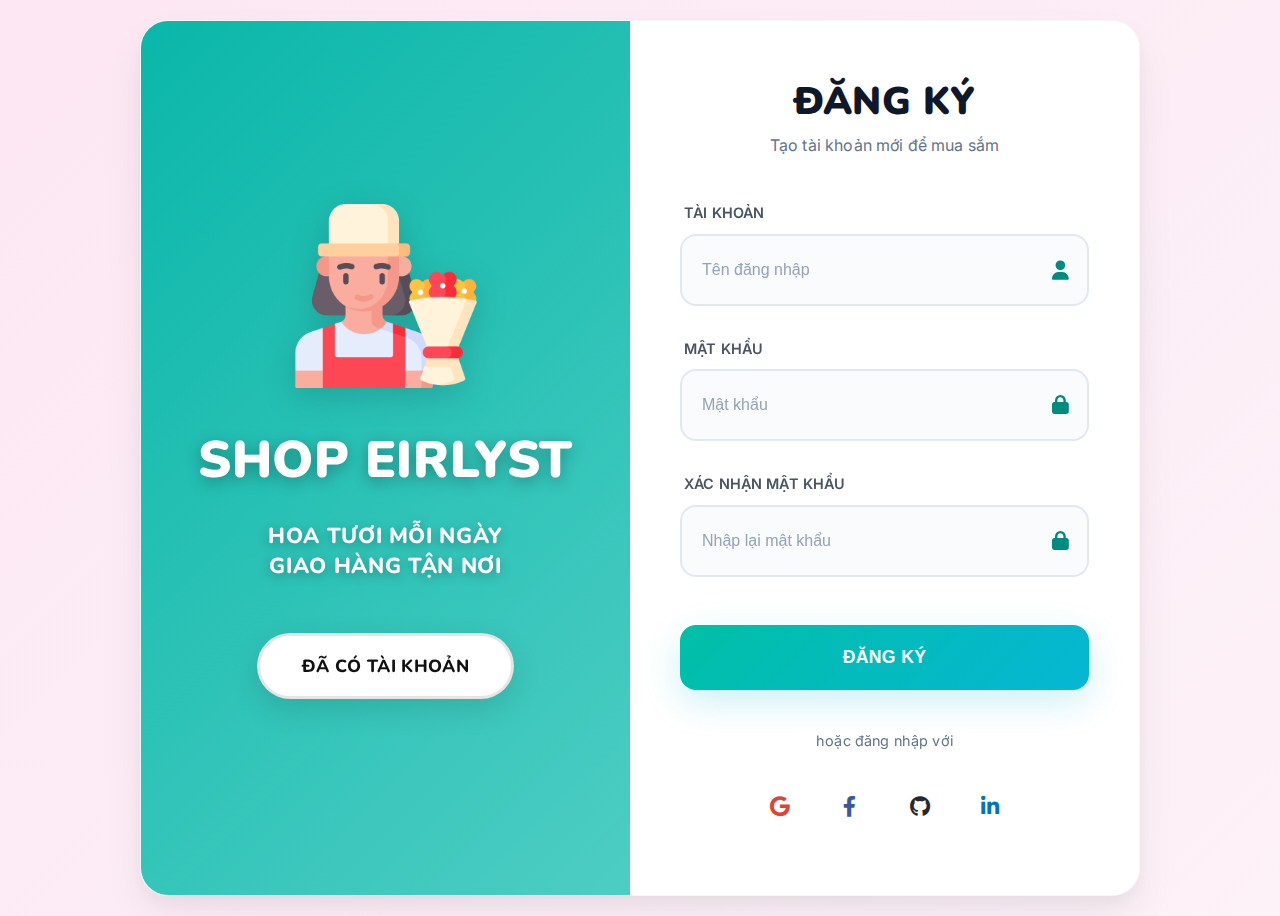
<file: register.html>
<!DOCTYPE html>
<html lang="vi">
  <head>
    <meta charset="UTF-8" />
    <meta name="viewport" content="width=device-width, initial-scale=1.0" />
  <title>Đăng Ký - Shop Eirlyst</title>
    <link
      href="https://cdnjs.cloudflare.com/ajax/libs/font-awesome/6.0.0/css/all.min.css"
      rel="stylesheet"
    />
    <link
      href="https://fonts.googleapis.com/css2?family=Nunito:wght@400;600;700;800;900&family=Inter:wght@400;500;600;700;800;900&display=swap"
      rel="stylesheet"
    />
    <link rel="stylesheet" href="./styles.css" />
  </head>
  <body>
    <div class="login-container">
      <div class="welcome-section">
        <div class="content-wrapper">
          <img src="florist1_.png" alt="Florist" class="florist-inline" />
          <h1>Shop Eirlyst</h1>
          <p>Hoa tươi mỗi ngày<br />Giao hàng tận nơi</p>
          <button
            class="register-btn"
            onclick="window.location.href='dangnhap.html'"
          >
            Đã có tài khoản
          </button>
        </div>
      </div>

      <div class="login-section">
        <h2>Đăng Ký</h2>
        <p class="subtitle">Tạo tài khoản mới để mua sắm</p>

        <form onsubmit="return false;">
          <p>Tài khoản</p>
          <div class="form-group">
            <input id="reg-username" type="text" placeholder="Tên đăng nhập" />
            <i class="fas fa-user icon"></i>
          </div>
          <p>Mật khẩu</p>
          <div class="form-group">
            <input id="reg-password" type="password" placeholder="Mật khẩu" />
            <i class="fas fa-lock icon"></i>
          </div>
          <p>Xác nhận mật khẩu</p>
          <div class="form-group">
            <input
              id="reg-password2"
              type="password"
              placeholder="Nhập lại mật khẩu"
            />
            <i class="fas fa-lock icon"></i>
          </div>

          <button type="button" class="login-btn" onclick="handleRegister()">
            Đăng Ký
          </button>
        </form>

        <div class="divider">
          <span>hoặc đăng nhập với</span>
        </div>

        <div class="social-login">
          <div class="social-btn google" title="Google">
            <i class="fab fa-google"></i>
          </div>
          <div class="social-btn facebook" title="Facebook">
            <i class="fab fa-facebook-f"></i>
          </div>
          <div class="social-btn github" title="GitHub">
            <i class="fab fa-github"></i>
          </div>
          <div class="social-btn linkedin" title="LinkedIn">
            <i class="fab fa-linkedin-in"></i>
          </div>
        </div>
      </div>
    </div>

    <script>
      function handleRegister() {
        const username = document.getElementById('reg-username').value.trim();
        const password = document.getElementById('reg-password').value;
        const password2 = document.getElementById('reg-password2').value;

        if (!username || username.length < 3) {
          alert('Tên đăng nhập phải có ít nhất 3 ký tự');
          return;
        }
        if (!password || password.length < 6) {
          alert('Mật khẩu phải có ít nhất 6 ký tự');
          return;
        }
        if (password !== password2) {
          alert('Mật khẩu và xác nhận không khớp');
          return;
        }

        // Save account to localStorage
        try {
          const accounts = JSON.parse(localStorage.getItem('floralShopAccounts') || '[]');
          if (accounts.find(a => a.username === username)) {
            alert('Tên đăng nhập đã tồn tại. Vui lòng chọn tên khác.');
            return;
          }
          accounts.push({ username, password, createdAt: new Date().toISOString() });
          localStorage.setItem('floralShopAccounts', JSON.stringify(accounts));

          alert('Đăng ký thành công! Vui lòng đăng nhập.');
          // Redirect to login with username prefilled
          const params = new URLSearchParams();
          params.set('user', username);
          window.location.href = 'dangnhap.html?' + params.toString();
        } catch (e) {
          console.error('Register error', e);
          alert('Có lỗi xảy ra, vui lòng thử lại.');
        }
      }
    </script>
  </body>
</html>
</file>
<file: styles.css>
��/ *   E x t r a c t e d   s t y l e s   f r o m   i n d e x . h t m l   * /  
 *   {  
     m a r g i n :   0 ;  
     p a d d i n g :   0 ;  
     b o x - s i z i n g :   b o r d e r - b o x ;  
 }  
  
 : r o o t   {  
     - - a c c e n t - s t a r t :   # 0 0 b 4 a 6 ;   / *   t e a l   �m   h �n   * /  
     - - a c c e n t - e n d :   # 4 f d 1 c 7 ;   / *   l i g h t   a q u a   �m   h �n   * /  
     - - a c c e n t - d a r k :   # 0 0 8 b 7 f ;  
 }  
  
 b o d y   {  
     f o n t - f a m i l y :   " N u n i t o " ,   s y s t e m - u i ,   - a p p l e - s y s t e m ,   " S e g o e   U I " ,   R o b o t o ,  
         " H e l v e t i c a   N e u e " ,   A r i a l ;  
     f o n t - s i z e :   1 6 p x ;  
     l i n e - h e i g h t :   1 . 5 ;  
     f o n t - w e i g h t :   6 0 0 ;  
     l e t t e r - s p a c i n g :   0 ;  
     / *   b a c k g r o u n d :   l i n e a r - g r a d i e n t ( 1 3 5 d e g ,   # f 8 f a f c   0 % ,   # f 1 f 5 f 9   1 0 0 % ) ;   * /  
     / *   b a c k g r o u n d :   l i n e a r - g r a d i e n t ( 1 3 5 d e g ,   # f e f c f 3   0 % ,   # f a f 8 f 0   1 0 0 % ) ;   * /  
     / *   m � u   h �n g   n h �t   r �   r � n g   h �n   * /  
     b a c k g r o u n d :   l i n e a r - g r a d i e n t ( 1 3 5 d e g ,   # f c e 7 f 3   0 % ,   # f d f 2 f 8   1 0 0 % ) ;  
     m i n - h e i g h t :   1 0 0 v h ;  
     d i s p l a y :   f l e x ;  
     a l i g n - i t e m s :   c e n t e r ;  
     j u s t i f y - c o n t e n t :   c e n t e r ;  
     p a d d i n g :   2 0 p x ;  
 }  
  
 / *   T y p o g r a p h y   h i e r a r c h y   -   b o l d   a n d   c l e a r   * /  
 h 1   {  
     f o n t - f a m i l y :   " N u n i t o " ,   s a n s - s e r i f ;  
     f o n t - w e i g h t :   9 0 0 ;  
     l e t t e r - s p a c i n g :   - 0 . 0 1 e m ;  
     t e x t - t r a n s f o r m :   u p p e r c a s e ;  
 }  
  
 h 2   {  
     f o n t - f a m i l y :   " N u n i t o " ,   s a n s - s e r i f ;  
     f o n t - w e i g h t :   8 0 0 ;  
     l e t t e r - s p a c i n g :   - 0 . 0 0 5 e m ;  
     t e x t - t r a n s f o r m :   u p p e r c a s e ;  
 }  
  
 h 3 ,  
 . s u b t i t l e   {  
     f o n t - f a m i l y :   " I n t e r " ,   s a n s - s e r i f ;  
     f o n t - w e i g h t :   6 0 0 ;  
     l e t t e r - s p a c i n g :   0 . 0 1 e m ;  
 }  
  
 . l o g i n - c o n t a i n e r   {  
     b a c k g r o u n d :   r g b a ( 2 5 5 ,   2 5 5 ,   2 5 5 ,   0 . 9 8 ) ;  
     b o r d e r - r a d i u s :   2 8 p x ;  
     b o r d e r :   1 p x   s o l i d   r g b a ( 1 6 ,   2 4 ,   4 0 ,   0 . 0 4 ) ;  
     b o x - s h a d o w :   0   2 0 p x   4 0 p x   r g b a ( 1 6 ,   2 4 ,   4 0 ,   0 . 0 6 ) ,  
         0   8 p x   1 8 p x   r g b a ( 1 6 ,   2 4 ,   4 0 ,   0 . 0 4 ) ,   i n s e t   0   1 p x   0   r g b a ( 2 5 5 ,   2 5 5 ,   2 5 5 ,   0 . 6 ) ;  
     b a c k d r o p - f i l t e r :   b l u r ( 1 2 p x ) ;  
     o v e r f l o w :   h i d d e n ;  
     m a x - w i d t h :   1 0 0 0 p x ;  
     w i d t h :   1 0 0 % ;  
     m i n - h e i g h t :   6 5 0 p x ;  
     d i s p l a y :   f l e x ;  
     t r a n s i t i o n :   b o x - s h a d o w   0 . 3 2 s   e a s e ;  
     w i l l - c h a n g e :   b o x - s h a d o w ;  
 }  
  
 / *   s u b t l e   l i f t   o n   h o v e r   t o   e m p h a s i z e   t h e   c a r d   * /  
 . l o g i n - c o n t a i n e r : h o v e r   {  
     / *   k e e p   c a r d   v i s u a l l y   e m p h a s i z e d   b u t   d o   n o t   m o v e   i t   * /  
     b o x - s h a d o w :   0   4 0 p x   8 0 p x   r g b a ( 1 6 ,   2 4 ,   4 0 ,   0 . 1 2 ) ,  
         0   1 2 p x   3 0 p x   r g b a ( 1 6 ,   2 4 ,   4 0 ,   0 . 0 6 ) ;  
 }  
  
 @ k e y f r a m e s   s l i d e I n   {  
     f r o m   {  
         o p a c i t y :   0 ;  
         t r a n s f o r m :   t r a n s l a t e Y ( 3 0 p x ) ;  
     }  
     t o   {  
         o p a c i t y :   1 ;  
         t r a n s f o r m :   t r a n s l a t e Y ( 0 ) ;  
     }  
 }  
  
 . w e l c o m e - s e c t i o n   {  
     f l e x :   1 ;  
     d i s p l a y :   f l e x ;  
     f l e x - d i r e c t i o n :   c o l u m n ;  
     j u s t i f y - c o n t e n t :   c e n t e r ;  
     a l i g n - i t e m s :   c e n t e r ;  
     c o l o r :   w h i t e ;  
     t e x t - a l i g n :   c e n t e r ;  
     p a d d i n g :   6 0 p x   4 0 p x ;  
     p o s i t i o n :   r e l a t i v e ;  
     o v e r f l o w :   h i d d e n ;  
     b a c k g r o u n d :   l i n e a r - g r a d i e n t (  
         1 3 5 d e g ,  
         v a r ( - - a c c e n t - s t a r t )   0 % ,  
         v a r ( - - a c c e n t - e n d )   1 0 0 %  
     ) ;  
 }  
  
 / *   i n l i n e   f l o r i s t   i m a g e   ( p l a c e d   a b o v e   t h e   h e a d i n g )   * /  
 . f l o r i s t - i n l i n e   {  
     w i d t h :   2 0 0 p x ;   / *   l a r g e r   f o r   m o r e   p r o m i n e n c e   * /  
     h e i g h t :   a u t o ;  
     m a r g i n - b o t t o m :   1 6 p x ;   / *   m o r e   s p a c e   t o   h e a d i n g   * /  
     z - i n d e x :   3 ;  
     p a d d i n g :   8 p x ;  
     t r a n s f o r m :   t r a n s l a t e Y ( - 2 0 p x ) ;   / *   m o v e   u p   s i g n i f i c a n t l y   * /  
     t r a n s i t i o n :   t r a n s f o r m   2 2 0 m s   e a s e ;  
     f i l t e r :   d r o p - s h a d o w (  
         0   8 p x   1 6 p x   r g b a ( 0 ,   0 ,   0 ,   0 . 1 5 )  
     ) ;   / *   s u b t l e   s h a d o w   f o r   d e p t h   * /  
 }  
  
 . w e l c o m e - s e c t i o n : : b e f o r e   {  
     c o n t e n t :   " " ;  
     p o s i t i o n :   a b s o l u t e ;  
     t o p :   0 ;  
     l e f t :   0 ;  
     r i g h t :   0 ;  
     b o t t o m :   0 ;  
     b a c k g r o u n d :   l i n e a r - g r a d i e n t (  
         1 3 5 d e g ,  
         r g b a ( 2 5 5 ,   2 5 5 ,   2 5 5 ,   0 . 0 4 ) ,  
         r g b a ( 0 ,   0 ,   0 ,   0 . 0 2 )  
     ) ;  
     z - i n d e x :   2 ;  
 }  
  
 . c o n t e n t - w r a p p e r   {  
     z - i n d e x :   3 ;  
     p o s i t i o n :   r e l a t i v e ;  
     d i s p l a y :   f l e x ;  
     f l e x - d i r e c t i o n :   c o l u m n ;  
     a l i g n - i t e m s :   c e n t e r ;  
     j u s t i f y - c o n t e n t :   c e n t e r ;  
     h e i g h t :   1 0 0 % ;  
 }  
  
 . w e l c o m e - s e c t i o n   h 1   {  
     f o n t - f a m i l y :   " N u n i t o " ,   s a n s - s e r i f ;  
     f o n t - s i z e :   3 . 2 r e m ;  
     f o n t - w e i g h t :   9 0 0 ;  
     m a r g i n - b o t t o m :   1 6 p x ;  
     c o l o r :   w h i t e ;  
     t e x t - s h a d o w :   0   4 p x   1 6 p x   r g b a ( 0 ,   0 ,   0 ,   0 . 3 ) ;  
     l e t t e r - s p a c i n g :   0 . 0 1 e m ;  
     m a r g i n - t o p :   0 ;  
     l i n e - h e i g h t :   1 . 1 ;  
     t e x t - t r a n s f o r m :   u p p e r c a s e ;  
     f o n t - s t r e t c h :   c o n d e n s e d ;  
 }  
  
 . w e l c o m e - s e c t i o n   p   {  
     f o n t - f a m i l y :   " N u n i t o " ,   s a n s - s e r i f ;  
     f o n t - s i z e :   1 . 3 5 r e m ;  
     f o n t - w e i g h t :   8 0 0 ;  
     o p a c i t y :   1 ;  
     m a r g i n - b o t t o m :   3 6 p x ;  
     l i n e - h e i g h t :   1 . 4 ;  
     t e x t - s h a d o w :   0   3 p x   1 2 p x   r g b a ( 0 ,   0 ,   0 ,   0 . 3 ) ;  
     m a x - w i d t h :   3 8 0 p x ;  
     l e t t e r - s p a c i n g :   0 . 0 3 e m ;  
     t e x t - t r a n s f o r m :   u p p e r c a s e ;  
     c o l o r :   w h i t e ;  
     p a d d i n g :   1 6 p x   2 4 p x ;  
     b o r d e r - r a d i u s :   1 6 p x ;  
     b a c k d r o p - f i l t e r :   b l u r ( 1 2 p x ) ;  
 }  
  
 . r e g i s t e r - b t n   {  
     b a c k g r o u n d :   # f f f f f f ;  
     b o r d e r :   3 p x   s o l i d   r g b a ( 0 ,   0 ,   0 ,   0 . 1 ) ;  
     c o l o r :   # 1 1 1 1 1 1 ;  
     p a d d i n g :   1 8 p x   4 2 p x ;  
     b o r d e r - r a d i u s :   5 0 p x ;  
     c u r s o r :   p o i n t e r ;  
     f o n t - f a m i l y :   " N u n i t o " ,   s a n s - s e r i f ;  
     f o n t - s i z e :   1 . 1 r e m ;  
     f o n t - w e i g h t :   8 0 0 ;  
     l e t t e r - s p a c i n g :   0 . 0 2 e m ;  
     t e x t - t r a n s f o r m :   u p p e r c a s e ;  
     t r a n s i t i o n :   a l l   0 . 2 2 s   e a s e ;  
     b o x - s h a d o w :   0   1 0 p x   3 0 p x   r g b a ( 0 ,   0 ,   0 ,   0 . 1 2 ) ;  
 }  
  
 . r e g i s t e r - b t n : h o v e r   {  
     / *   w a r m   g o l d   h o v e r   t o   c o n t r a s t   t h e   t e a l   p a n e l   * /  
     b a c k g r o u n d :   l i n e a r - g r a d i e n t ( 1 3 5 d e g ,   # f f d 1 6 6   0 % ,   # f f b 3 4 7   1 0 0 % ) ;  
     c o l o r :   # f f f ;   / *   d a r k   c h a r c o a l   f o r   l e g i b i l i t y   * /  
     t r a n s f o r m :   t r a n s l a t e Y ( - 4 p x )   s c a l e ( 1 . 0 1 ) ;  
     b o x - s h a d o w :   0   2 2 p x   5 6 p x   r g b a ( 2 5 5 ,   1 7 9 ,   7 1 ,   0 . 2 8 ) ,  
         0   6 p x   1 8 p x   r g b a ( 0 ,   0 ,   0 ,   0 . 0 6 ) ;  
     b o r d e r - c o l o r :   r g b a ( 0 ,   0 ,   0 ,   0 . 0 6 ) ;  
     o u t l i n e :   n o n e ;  
 }  
  
 . r e g i s t e r - b t n : f o c u s - v i s i b l e   {  
     o u t l i n e :   n o n e ;  
     b o x - s h a d o w :   0   0   0   6 p x   r g b a ( 2 5 5 ,   1 8 1 ,   1 0 3 ,   0 . 1 2 ) ,  
         0   1 8 p x   4 6 p x   r g b a ( 2 5 5 ,   1 7 9 ,   7 1 ,   0 . 1 6 ) ;  
 }  
  
 . l o g i n - s e c t i o n   {  
     f l e x :   1 ;  
     p a d d i n g :   6 0 p x   5 0 p x ;  
     d i s p l a y :   f l e x ;  
     f l e x - d i r e c t i o n :   c o l u m n ;  
     j u s t i f y - c o n t e n t :   c e n t e r ;  
     b a c k g r o u n d :   w h i t e ;  
 }  
  
 . l o g i n - s e c t i o n   h 2   {  
     f o n t - f a m i l y :   " N u n i t o " ,   s a n s - s e r i f ;  
     f o n t - s i z e :   2 . 4 r e m ;  
     c o l o r :   # 0 f 1 7 2 a ;  
     m a r g i n - b o t t o m :   1 0 p x ;  
     f o n t - w e i g h t :   9 0 0 ;  
     t e x t - a l i g n :   c e n t e r ;  
     l e t t e r - s p a c i n g :   0 . 0 1 e m ;  
     l i n e - h e i g h t :   1 . 1 ;  
     t e x t - t r a n s f o r m :   u p p e r c a s e ;  
 }  
  
 . l o g i n - s e c t i o n   . s u b t i t l e   {  
     f o n t - f a m i l y :   " I n t e r " ,   s a n s - s e r i f ;  
     c o l o r :   # 6 4 7 4 8 b ;  
     m a r g i n - b o t t o m :   4 5 p x ;  
     f o n t - s i z e :   1 r e m ;  
     t e x t - a l i g n :   c e n t e r ;  
     f o n t - w e i g h t :   4 0 0 ;  
     l e t t e r - s p a c i n g :   0 . 0 1 e m ;  
     l i n e - h e i g h t :   1 . 5 ;  
 }  
  
 / *   l a b e l s   p l a c e d   a s   < p >   a b o v e   i n p u t s   i n s i d e   t h e   f o r m   * /  
 . l o g i n - s e c t i o n   f o r m   p   {  
     m a r g i n :   0   0   1 0 p x   4 p x ;  
     c o l o r :   # 3 7 4 1 5 1 ;  
     f o n t - f a m i l y :   " I n t e r " ,   s a n s - s e r i f ;  
     f o n t - w e i g h t :   6 0 0 ;  
     f o n t - s i z e :   0 . 9 r e m ;  
     l e t t e r - s p a c i n g :   0 . 0 1 e m ;  
     t e x t - t r a n s f o r m :   u p p e r c a s e ;  
     o p a c i t y :   0 . 9 ;  
 }  
  
 . f o r m - g r o u p   {  
     m a r g i n - t o p :   6 p x ;   / *   s m a l l   g a p   f r o m   l a b e l   * /  
     m a r g i n - b o t t o m :   3 2 p x ;   / *   i n c r e a s e d   s p a c i n g   * /  
     p o s i t i o n :   r e l a t i v e ;  
 }  
  
 . f o r m - g r o u p   i n p u t   {  
     w i d t h :   1 0 0 % ;  
     p a d d i n g :   2 2 p x   5 5 p x   2 2 p x   2 0 p x ;  
     b o r d e r :   2 p x   s o l i d   # e 2 e 8 f 0 ;  
     b o r d e r - r a d i u s :   1 6 p x ;  
     f o n t - f a m i l y :   " P o p p i n s " ,   s a n s - s e r i f ;  
     f o n t - s i z e :   1 r e m ;  
     f o n t - w e i g h t :   4 0 0 ;  
     l e t t e r - s p a c i n g :   0 . 0 1 e m ;  
     l i n e - h e i g h t :   1 . 5 ;  
     t r a n s i t i o n :   a l l   0 . 3 s   e a s e ;  
     b a c k g r o u n d :   # f a f b f c ;  
     c o l o r :   # 1 e 2 9 3 b ;  
 }  
  
 . f o r m - g r o u p   i n p u t : f o c u s   {  
     o u t l i n e :   n o n e ;  
     b o r d e r - c o l o r :   # 0 0 b f a 6 ;  
     b a c k g r o u n d :   w h i t e ;  
     b o x - s h a d o w :   0   6 p x   2 4 p x   r g b a ( 0 ,   1 9 1 ,   1 6 6 ,   0 . 1 2 ) ;  
     t r a n s f o r m :   t r a n s l a t e Y ( - 2 p x ) ;  
 }  
  
 . f o r m - g r o u p   i n p u t : : p l a c e h o l d e r   {  
     c o l o r :   # 9 4 a 3 b 8 ;  
     f o n t - w e i g h t :   4 0 0 ;  
     l e t t e r - s p a c i n g :   0 ;  
 }  
  
 . f o r m - g r o u p   . i c o n   {  
     p o s i t i o n :   a b s o l u t e ;  
     r i g h t :   2 0 p x ;  
     t o p :   5 0 % ;  
     t r a n s f o r m :   t r a n s l a t e Y ( - 5 0 % ) ;  
     c o l o r :   v a r ( - - a c c e n t - d a r k ) ;   / *   a c c e n t   g r e e n   * /  
     t r a n s i t i o n :   c o l o r   0 . 1 8 s   e a s e ,   t r a n s f o r m   0 . 1 8 s   e a s e ;  
     f o n t - s i z e :   1 . 2 r e m ;  
 }  
  
 . f o r m - g r o u p   i n p u t : f o c u s   +   . i c o n   {  
     c o l o r :   # 0 0 7 c 6 b ;   / *   d a r k e r   a c c e n t   o n   f o c u s   * /  
     t r a n s f o r m :   t r a n s l a t e Y ( - 5 0 % )   s c a l e ( 1 . 0 8 ) ;  
 }  
  
 . l o g i n - b t n   {  
     w i d t h :   1 0 0 % ;  
     b a c k g r o u n d :   l i n e a r - g r a d i e n t ( 1 3 5 d e g ,   # 0 0 b f a 6   0 % ,   # 0 6 b 6 d 4   1 0 0 % ) ;  
     c o l o r :   # f f f f f f ;  
     b o r d e r :   n o n e ;  
     p a d d i n g :   2 2 p x   2 4 p x ;  
     b o r d e r - r a d i u s :   1 6 p x ;  
     f o n t - f a m i l y :   " P o p p i n s " ,   s a n s - s e r i f ;  
     f o n t - s i z e :   1 . 1 r e m ;  
     f o n t - w e i g h t :   6 0 0 ;  
     l e t t e r - s p a c i n g :   0 . 0 2 e m ;  
     c u r s o r :   p o i n t e r ;  
     t r a n s i t i o n :   t r a n s f o r m   0 . 2 2 s   e a s e ,   b o x - s h a d o w   0 . 2 2 s   e a s e ;  
     m a r g i n - t o p :   1 6 p x ;  
     m a r g i n - b o t t o m :   1 2 p x ;  
     b o x - s h a d o w :   0   1 2 p x   3 6 p x   r g b a ( 6 ,   1 8 2 ,   2 1 2 ,   0 . 2 ) ;  
     t e x t - t r a n s f o r m :   u p p e r c a s e ;  
 }  
  
 . l o g i n - b t n : h o v e r   {  
     t r a n s f o r m :   t r a n s l a t e Y ( - 4 p x ) ;  
     b o x - s h a d o w :   0   2 2 p x   5 4 p x   r g b a ( 6 ,   1 8 2 ,   2 1 2 ,   0 . 2 8 ) ;  
 }  
  
 . l o g i n - b t n : a c t i v e   {  
     t r a n s f o r m :   t r a n s l a t e Y ( - 1 p x ) ;  
     b o x - s h a d o w :   0   1 0 p x   2 8 p x   r g b a ( 6 ,   1 8 2 ,   2 1 2 ,   0 . 1 8 ) ;  
 }  
  
 . d i v i d e r   {  
     t e x t - a l i g n :   c e n t e r ;  
     m a r g i n :   2 8 p x   0 ;  
     p o s i t i o n :   r e l a t i v e ;  
     c o l o r :   # 6 4 7 4 8 b ;  
     f o n t - f a m i l y :   " I n t e r " ,   s a n s - s e r i f ;  
     f o n t - s i z e :   0 . 9 r e m ;  
     f o n t - w e i g h t :   4 0 0 ;  
     l e t t e r - s p a c i n g :   0 . 0 1 e m ;  
 }  
  
 . d i v i d e r : : b e f o r e   {  
     c o n t e n t :   " " ;  
     p o s i t i o n :   a b s o l u t e ;  
     t o p :   5 0 % ;  
     l e f t :   0 ;  
     r i g h t :   0 ;  
     h e i g h t :   1 p x ;  
     / *   b a c k g r o u n d :   l i n e a r - g r a d i e n t ( t o   r i g h t ,   t r a n s p a r e n t ,   # e 8 e c e f ,   t r a n s p a r e n t ) ;   * /  
 }  
  
 . d i v i d e r   s p a n   {  
     b a c k g r o u n d :   w h i t e ;  
     p a d d i n g :   0   2 0 p x ;  
 }  
  
 . s o c i a l - l o g i n   {  
     d i s p l a y :   f l e x ;  
     g a p :   1 5 p x ;  
     j u s t i f y - c o n t e n t :   c e n t e r ;  
 }  
  
 . s o c i a l - b t n   {  
     w i d t h :   5 5 p x ;  
     h e i g h t :   5 5 p x ;  
     d i s p l a y :   f l e x ;  
     a l i g n - i t e m s :   c e n t e r ;  
     j u s t i f y - c o n t e n t :   c e n t e r ;  
     c u r s o r :   p o i n t e r ;  
     t r a n s i t i o n :   a l l   0 . 3 s   e a s e ;  
     b a c k g r o u n d :   w h i t e ;  
     c o l o r :   # 7 f 8 c 8 d ;  
     f o n t - s i z e :   1 . 3 r e m ;  
 }  
  
 / *   S e t   b r a n d   c o l o r s   b y   d e f a u l t   ( m i n i m a l ,   n o n - i n t r u s i v e )   * /  
 . s o c i a l - b t n . g o o g l e   {  
     c o l o r :   # d b 4 4 3 7 ;  
 }  
 . s o c i a l - b t n . f a c e b o o k   {  
     c o l o r :   # 3 b 5 9 9 8 ;  
 }  
 . s o c i a l - b t n . g i t h u b   {  
     c o l o r :   # 2 4 2 9 2 e ;  
 }  
 . s o c i a l - b t n . l i n k e d i n   {  
     c o l o r :   # 0 0 7 7 b 5 ;  
 }  
  
 . s o c i a l - b t n : h o v e r   {  
     / *   b o r d e r - c o l o r :   # f f 6 b 6 b ;   * /  
     c o l o r :   # f f 6 b 6 b ;  
     t r a n s f o r m :   t r a n s l a t e Y ( - 3 p x ) ;  
     / *   b o x - s h a d o w :   0   1 0 p x   2 5 p x   r g b a ( 2 5 5 ,   1 0 7 ,   1 0 7 ,   0 . 2 ) ;   * /  
 }  
  
 . s o c i a l - b t n . g o o g l e : h o v e r   {  
     c o l o r :   # d b 4 4 3 7 ;  
     b o r d e r - c o l o r :   # d b 4 4 3 7 ;  
 }  
 . s o c i a l - b t n . f a c e b o o k : h o v e r   {  
     c o l o r :   # 3 b 5 9 9 8 ;  
     b o r d e r - c o l o r :   # 3 b 5 9 9 8 ;  
 }  
 . s o c i a l - b t n . g i t h u b : h o v e r   {  
     c o l o r :   # 3 3 3 ;  
     b o r d e r - c o l o r :   # 3 3 3 ;  
 }  
 . s o c i a l - b t n . l i n k e d i n : h o v e r   {  
     c o l o r :   # 0 0 7 7 b 5 ;  
     b o r d e r - c o l o r :   # 0 0 7 7 b 5 ;  
 }  
  
 / *   R e s p o n s i v e   * /  
 @ m e d i a   ( m a x - w i d t h :   7 6 8 p x )   {  
     b o d y   {  
         p a d d i n g :   1 0 p x ;  
     }  
  
     . l o g i n - c o n t a i n e r   {  
         f l e x - d i r e c t i o n :   c o l u m n ;  
         m a x - w i d t h :   4 5 0 p x ;  
         m i n - h e i g h t :   a u t o ;  
     }  
  
     . w e l c o m e - s e c t i o n   {  
         o r d e r :   2 ;  
         p a d d i n g :   4 0 p x   3 0 p x ;  
     }  
  
     . l o g i n - s e c t i o n   {  
         o r d e r :   1 ;  
         p a d d i n g :   5 0 p x   3 5 p x ;  
     }  
  
     . w e l c o m e - s e c t i o n   h 1   {  
         f o n t - s i z e :   2 . 6 r e m ;  
         l i n e - h e i g h t :   1 . 1 ;  
         l e t t e r - s p a c i n g :   0 . 0 0 5 e m ;  
     }  
  
     . w e l c o m e - s e c t i o n   p   {  
         f o n t - s i z e :   1 . 1 5 r e m ;  
         m a x - w i d t h :   3 2 0 p x ;  
         p a d d i n g :   1 4 p x   2 0 p x ;  
         m a r g i n - b o t t o m :   3 0 p x ;  
         l e t t e r - s p a c i n g :   0 . 0 2 e m ;  
         f o n t - w e i g h t :   8 0 0 ;  
     }  
  
     . l o g i n - s e c t i o n   h 2   {  
         f o n t - s i z e :   2 r e m ;  
         f o n t - w e i g h t :   9 0 0 ;  
     }  
  
     . l o g i n - s e c t i o n   . s u b t i t l e   {  
         f o n t - s i z e :   0 . 9 5 r e m ;  
         m a r g i n - b o t t o m :   3 5 p x ;  
     }  
  
     . f o r m - g r o u p   i n p u t   {  
         p a d d i n g :   2 0 p x   5 0 p x   2 0 p x   1 8 p x ;  
         f o n t - s i z e :   0 . 9 5 r e m ;  
     }  
  
     . l o g i n - b t n   {  
         f o n t - s i z e :   1 r e m ;  
         p a d d i n g :   2 0 p x   2 2 p x ;  
     }  
  
     . s o c i a l - b t n   {  
         w i d t h :   5 0 p x ;  
         h e i g h t :   5 0 p x ;  
         f o n t - s i z e :   1 . 2 r e m ;  
     }  
  
     / *   r e s p o n s i v e   f l o r i s t   i m a g e   * /  
     . f l o r i s t - i n l i n e   {  
         w i d t h :   1 4 0 p x ;   / *   l a r g e r   o n   m o b i l e   f o r   p r o m i n e n c e   * /  
         t r a n s f o r m :   t r a n s l a t e Y ( - 1 6 p x ) ;   / *   m o v e   u p   m o r e   o n   m o b i l e   * /  
         m a r g i n - b o t t o m :   2 0 p x ;  
         f i l t e r :   d r o p - s h a d o w ( 0   6 p x   1 2 p x   r g b a ( 0 ,   0 ,   0 ,   0 . 1 2 ) ) ;  
     }  
 }  
  
 / *   S i m p l e   c l i c k   e f f e c t   f o r   r e g i s t e r   b u t t o n   * /  
 . r e g i s t e r - b t n : a c t i v e   {  
     t r a n s f o r m :   t r a n s l a t e Y ( - 1 p x ) ;  
     b o x - s h a d o w :   0   6 p x   1 8 p x   r g b a ( 0 ,   0 ,   0 ,   0 . 0 6 ) ;  
 }  
 
</file>
<file: product-detail.css>
/* Product Detail CSS */
* {
  margin: 0;
  padding: 0;
  box-sizing: border-box;
}

body {
  font-family: "Nunito", sans-serif;
  background: #ffffff;
  min-height: 100vh;
  color: #333;
}
/* Theme variables for easy color changes */
:root {
  --btn-accent: #ff9500; /* new default for prominent buttons */
  --btn-accent-shadow: rgba(255, 149, 0, 0.18);
  --btn-accent-focus: rgba(255, 149, 0, 0.14);
}

/* (Removed temporary debug rule for .back-btn) */

/* Modal Overlay */
.modal-overlay {
  position: fixed;
  top: 0;
  left: 0;
  width: 100%;
  height: 100%;
  /* lighter overlay so modal content reads better */
  background: rgba(0, 0, 0, 0.36);
  /* softer blur to avoid heavy dimming */
  backdrop-filter: blur(2px);
  z-index: 1000;
  display: flex;
  justify-content: center;
  align-items: center;
  padding: 18px 12px;
  transition: background-color 220ms ease, backdrop-filter 220ms ease;
}

.modal-container {
  background: #ffffff;
  border-radius: 16px;
  /* stronger, crisper shadow for separation */
  box-shadow: 0 28px 60px rgba(17, 24, 39, 0.28),
    0 6px 18px rgba(17, 24, 39, 0.08);
  max-width: 1200px;
  max-height: 92vh;
  width: calc(100% - 80px);
  overflow-y: auto;
  position: relative;
  animation: modalFadeIn 260ms cubic-bezier(0.2, 0.9, 0.2, 1);
  border: 1px solid rgba(15, 23, 42, 0.03);
}

@keyframes modalFadeIn {
  from {
    opacity: 0;
    transform: scale(0.9) translateY(20px);
  }
  to {
    opacity: 1;
    transform: scale(1) translateY(0);
  }
}

/* Close Button */
.close-btn {
  position: absolute;
  top: 12px;
  right: 18px;
  background-color: #00ff2a; /* accent color (customizable) */
  border: none;
  width: 52px;
  height: 52px;
  border-radius: 50%;
  color: #ffffff;
  font-size: 1.15rem;
  cursor: pointer;
  transition: transform 180ms ease, box-shadow 180ms ease, background 180ms ease;
  z-index: 120;
  display: flex;
  align-items: center;
  justify-content: center;
  box-shadow: 0 6px 24px var(--btn-accent-shadow);
}

.close-btn:hover {
  transform: translateY(-2px) scale(1.03);
  box-shadow: 0 10px 30px rgba(255, 149, 0, 0.22);
}

.close-btn:focus {
  outline: 3px solid var(--btn-accent-focus);
}

/* Main Container */
.container {
  max-width: 100%;
  margin: 0;
  padding: 0;
}

/* Hotline Header */
.hotline-header {
  background: #00b4a6;
  color: white;
  display: flex;
  align-items: center;
  justify-content: center;
  height: 56px;
  padding: 0 20px;
  font-weight: 700;
  font-size: 1.05rem;
  letter-spacing: 1px;
  margin: 0;
  border-radius: 15px 15px 0 0;
}

/* Product Detail Layout */
.product-detail {
  display: grid;
  grid-template-columns: 1fr 1fr;
  padding: 40px;
  gap: 40px;
  overflow: visible;
}

/* Product Image Section */
.product-image-section {
  padding: 20px;
  background: transparent; /* keep the card background visible */
}

.main-image {
  width: 100%;
  height: 620px;
  object-fit: cover;
  display: block;
}

/* Product Info Section */
.product-info {
  padding: 20px;
  background: transparent;
}

.product-title {
  font-size: 2.5rem;
  font-weight: 800;
  color: #2d3748;
  margin-bottom: 20px;
  line-height: 1.2;
}

.product-price {
  font-size: 2rem;
  font-weight: 900;
  color: #e53e3e;
  margin-bottom: 8px;
}

.vat-note {
  color: #718096;
  font-size: 1rem;
  margin-bottom: 30px;
  font-style: italic;
}

/* Promotions Section */
.promotions-section {
  margin-bottom: 25px;
}

.promo-label {
  font-size: 1rem;
  font-weight: 700;
  color: #2d3748;
  margin-bottom: 10px;
}

.promo-tags {
  display: flex;
  gap: 10px;
  flex-wrap: wrap;
}

.promo-tag {
  background: white;
  border: 2px dashed #e53e3e;
  color: #e53e3e;
  padding: 8px 15px;
  font-size: 0.9rem;
  font-weight: 700;
  border-radius: 0;
}

/* Services Section (scoped to modal product-detail only) */
.modal-container .product-detail .services-section {
  display: flex;
  gap: 20px;
  margin-bottom: 30px;
  justify-content: space-between;
  align-items: stretch; /* make service-items equal height */
  flex-wrap: nowrap;
}

.modal-container .product-detail .service-item {
  display: flex;
  align-items: center;
  gap: 12px;
  background: #ffffff;
  padding: 14px 18px;
  border: 1px solid rgba(226, 232, 240, 0.95);
  /* three equal columns taking into account the gap (20px * 2 = 40px) */
  flex: 0 0 calc((100% - 40px) / 3);
  max-width: calc((100% - 40px) / 3);
  min-width: 0;
  box-shadow: 0 2px 6px rgba(15, 23, 42, 0.03);
  border-radius: 8px;
}

.modal-container .product-detail .service-icon {
  width: 44px;
  height: 44px;
  min-width: 44px;
  background: #00b4a6;
  color: white;
  display: inline-flex;
  align-items: center;
  justify-content: center;
  font-size: 1.1rem;
  border-radius: 6px;
}

.modal-container .product-detail .service-text {
  flex: 1 1 auto;
  min-width: 0; /* allow text to truncate/wrap correctly inside flex */
}

.modal-container .product-detail .service-title {
  font-size: 0.95rem;
  font-weight: 600;
  color: #2d3748;
  line-height: 1.2;
}

.modal-container .product-detail .service-subtitle {
  font-size: 0.78rem;
  font-weight: 700;
  color: #00b4a6;
  line-height: 1.1;
  display: block;
}

/* Responsive: wrap into full-width blocks on narrower screens */
@media (max-width: 900px) {
  .modal-container .product-detail .services-section {
    flex-wrap: wrap;
    justify-content: flex-start;
  }
  .modal-container .product-detail .service-item {
    flex: 1 1 100%;
    max-width: 100%;
  }
}

/* Product Description */
.product-description {
  margin-bottom: 30px;
  background: #f7fafc;
  padding: 20px 40px;
}

.product-description h4 {
  font-size: 1.3rem;
  font-weight: 800;
  color: #2d3748;
  margin-bottom: 15px;
}

.product-description p {
  color: #4a5568;
  line-height: 1.7;
  font-size: 1rem;
  margin-bottom: 15px;
}

.product-description ul {
  color: #4a5568;
  padding-left: 20px;
}

.product-description li {
  margin-bottom: 8px;
  line-height: 1.6;
}

.quantity-section {
  margin-bottom: 25px;
}

.quantity-label {
  font-size: 1.2rem;
  font-weight: 700;
  color: #2d3748;
  margin-bottom: 15px;
}

.quantity-controls {
  display: flex;
  align-items: center;
  gap: 15px;
}

.qty-btn {
  width: 40px;
  height: 40px;
  border: 2px solid #00b4a6;
  background: white;
  color: #00b4a6;
  font-size: 1.3rem;
  font-weight: 300;
  cursor: pointer;
  transition: all 0.3s ease;
}

.qty-btn:hover:not(:disabled) {
  background: #00b4a6;
  color: white;
}

.qty-btn:disabled {
  opacity: 0.5;
  cursor: not-allowed;
}

.quantity-display {
  font-size: 1.5rem;
  font-weight: 800;
  color: #2d3748;
  min-width: 50px;
  text-align: center;
}

.main-order-btn {
  width: 100%;
  background: #e55f00;
  color: white;
  border: none;
  padding: 18px;
  font-size: 1.2rem;
  font-weight: 300;
  text-transform: uppercase;
  letter-spacing: 1px;
  cursor: pointer;
  transition: all 0.3s ease;
  margin-bottom: 20px;
}

.main-order-btn:hover {
  background: #cc5500;
  transform: translateY(-2px);
}

/* Contact Buttons */
.contact-buttons {
  display: flex;
  gap: 10px;
  margin-top: 15px;
}

.contact-btn {
  flex: 1;
  padding: 14px 18px;
  border: 2px solid;
  background: white;
  font-size: 1rem; /* explicit size to match index */
  font-weight: 700; /* bolder to match standalone */
  cursor: pointer;
  transition: all 0.3s ease;
  display: flex;
  align-items: center;
  justify-content: center;
  gap: 10px;
  border-radius: 8px;
  font-family: "Nunito", sans-serif;
  line-height: 1;
}

.contact-phone {
  border-color: #0068ff;
  color: #0068ff;
}

.contact-phone:hover {
  background: #0068ff;
  color: white;
}

.contact-zalo {
  border-color: #0068ff;
  color: #0068ff;
}

.contact-zalo:hover {
  background: #0068ff;
  color: white;
}

.contact-facebook {
  border-color: #1877f2;
  color: #1877f2;
}

.contact-facebook:hover {
  background: #1877f2;
  color: white;
}

/* Detailed Description Section */
.detailed-description {
  padding: 0 40px 40px 40px;
  max-width: 1180px;
  margin: 0 auto;
}

.detailed-description h2 {
  font-size: 2.2rem;
  font-weight: 800;
  color: #2d3748;
  margin-bottom: 40px;
  text-align: center;
  position: relative;
}

.detailed-description h2:before {
  content: "\f05a";
  font-family: "Font Awesome 6 Free";
  font-weight: 900;
  margin-right: 15px;
  color: #00b4a6;
}

.detailed-description h2:after {
  content: "";
  display: block;
  width: 100px;
  height: 3px;
  background: #00b4a6;
  margin: 15px auto 0;
}

.detailed-description h3 {
  font-size: 1.4rem;
  font-weight: 700;
  color: #2d3748;
  margin: 35px 0 20px 0;
  display: flex;
  align-items: center;
  gap: 12px;
}

.detailed-description h3:before {
  font-family: "Font Awesome 6 Free";
  font-weight: 900;
  color: #00b4a6;
  font-size: 1.2rem;
}

.detailed-description h3:nth-of-type(1):before {
  content: "\f06e";
}

.detailed-description h3:nth-of-type(2):before {
  content: "\f004";
}

.detailed-description h3:nth-of-type(3):before {
  content: "\f0ad";
}

.detailed-description p {
  color: #4a5568;
  line-height: 1.8;
  font-size: 1.05rem;
  margin-bottom: 20px;
  text-align: justify;
}

.detailed-description ul {
  color: #4a5568;
  padding-left: 0;
  margin-bottom: 30px;
  list-style: none;
}

.detailed-description li {
  margin-bottom: 15px;
  line-height: 1.7;
  font-size: 1rem;
  position: relative;
  padding-left: 35px;
}

.detailed-description li:before {
  content: "\f00c";
  font-family: "Font Awesome 6 Free";
  font-weight: 900;
  color: #00b4a6;
  position: absolute;
  left: 0;
  top: 2px;
  font-size: 0.9rem;
}

.detailed-description .note {
  background: #f0f9ff;
  border-left: 4px solid #00b4a6;
  padding: 20px 25px;
  margin-top: 35px;
  font-style: italic;
  position: relative;
}

.detailed-description .note:before {
  content: "\f06a";
  font-family: "Font Awesome 6 Free";
  font-weight: 900;
  color: #00b4a6;
  font-size: 1.1rem;
  margin-right: 10px;
  font-style: normal;
}

/* Footer */
.footer {
  background: #2d3748;
  color: white;
  margin-top: 40px;
  padding: 30px 0 20px;
}

.footer-container {
  max-width: 1400px;
  margin: 0 auto;
  padding: 0 20px;
}

.footer-content {
  display: grid;
  grid-template-columns: repeat(auto-fit, minmax(250px, 1fr));
  gap: 30px;
  margin-bottom: 25px;
}

.footer-section h3 {
  color: #00b4a6;
  font-size: 1.2rem;
  font-weight: 800;
  margin-bottom: 15px;
  display: flex;
  align-items: center;
  gap: 10px;
}

.footer-section h3:before {
  font-family: "Font Awesome 6 Free";
  font-weight: 900;
  font-size: 1.1rem;
}

.footer-section:nth-child(1) h3:before {
  content: "\f015"; /* home icon */
}

.footer-section:nth-child(2) h3:before {
  content: "\f0e0"; /* envelope icon */
}

.footer-section:nth-child(3) h3:before {
  content: "\f0c0"; /* users icon */
}

.footer-section:nth-child(4) h3:before {
  content: "\f05a"; /* info icon */
}

.footer-section p,
.footer-section li {
  color: white;
  line-height: 1.6;
  margin-bottom: 8px;
}

.footer-section ul {
  list-style: none;
  padding: 0;
}

.footer-section a {
  color: white;
  text-decoration: none;
  transition: color 0.3s ease;
}

.footer-section a:hover {
  color: #00b4a6;
}

.contact-info {
  display: flex;
  align-items: center;
  gap: 12px;
  margin-bottom: 15px;
}

.contact-info i {
  color: #00b4a6;
  width: 20px;
  font-size: 1.1rem;
}

.social-links {
  display: flex;
  gap: 15px;
  margin-top: 20px;
}

.social-link {
  width: 40px;
  height: 40px;
  background: #4a5568;
  color: white;
  display: flex;
  align-items: center;
  justify-content: center;
  border-radius: 50%;
  transition: all 0.3s ease;
  text-decoration: none;
}

.social-link:hover {
  background: #00b4a6;
  transform: translateY(-2px);
}

.footer-bottom {
  border-top: 1px solid #4a5568;
  padding-top: 20px;
  text-align: center;
}

.footer-bottom p {
  color: white;
  margin-bottom: 5px;
}

.footer-logo {
  display: inline-flex;
  align-items: center;
  font-size: 1.5rem;
  font-weight: 800;
  color: #00b4a6;
  margin-bottom: 15px;
}

.footer-logo i {
  margin-right: 8px;
  font-size: 1.8rem;
}

/* Responsive */
@media (max-width: 768px) {
  .modal-overlay {
    padding: 10px;
  }

  .modal-container {
    max-height: 95vh;
    border-radius: 10px;
  }

  .close-btn {
    top: 6px;
    right: 12px;
    width: 40px;
    height: 40px;
    font-size: 1rem;
  }

  .product-detail {
    grid-template-columns: 1fr;
    gap: 20px;
    padding: 20px;
  }

  .product-image-section,
  .product-info {
    padding: 20px 0;
  }

  .main-image {
    height: 350px;
  }

  .product-title {
    font-size: 2rem;
  }

  .hotline-header {
    font-size: 1rem;
    padding: 0 15px;
    border-radius: 10px 10px 0 0;
  }

  .product-description {
    padding: 16px 18px;
  }

  .detailed-description {
    padding: 0 18px 30px 18px;
  }
}
</file>
<file: cart.css>
/* Reset and Base Styles */
* {
  margin: 0;
  padding: 0;
  box-sizing: border-box;
}

/* Scrollbar width compensation */
:root {
  --scrollbar-width: calc(100vw - 100%);
}

html {
  scroll-behavior: smooth;
  overflow-x: hidden;
  overflow-y: scroll; /* Luôn hiển thị scrollbar để tránh layout shift */
}

body {
  font-family: "Nunito", sans-serif;
  background: #ffffff;
  min-height: 100vh;
  line-height: 1.6;
  overflow-x: hidden;
  padding-top: 70px;
  font-display: swap; /* Đảm bảo font render nhất quán */
  -webkit-font-smoothing: antialiased; /* Smooth font rendering */
  -moz-osx-font-smoothing: grayscale;
}

/* Navigation Styles (đồng bộ 100% với index.html) */
.navbar {
  background: rgba(255, 255, 255, 0.95);
  backdrop-filter: blur(10px);
  border-bottom: 1px solid rgba(0, 0, 0, 0.05);
  padding: 0;
  position: fixed;
  top: 0;
  z-index: 1000;
  box-shadow: 0 2px 20px rgba(0, 0, 0, 0.08);
  width: 100%;
  left: 0; /* Đảm bảo navbar luôn ở vị trí chính xác */
}

.nav-container {
  max-width: 1200px;
  margin: 0 auto;
  display: flex;
  justify-content: space-between; /* logo left, menu centered via auto margins, actions right */
  align-items: center;
  padding: 0 20px;
  height: 70px;
  position: relative;
  width: 100%;
  box-sizing: border-box; /* Đảm bảo padding không ảnh hưởng đến width */
}

/* Logo */
.logo {
  display: flex;
  align-items: center;
  font-size: 1.8rem;
  font-weight: 800;
  color: #00b4a6;
  text-decoration: none;
  letter-spacing: -0.02em;
  line-height: 1; /* Đảm bảo line-height nhất quán */
  vertical-align: middle; /* Đảm bảo vertical alignment */
}

.logo i {
  margin-right: 8px;
  font-size: 2rem;
  line-height: 1; /* Đảm bảo icon không ảnh hưởng đến height */
}

/* Navigation Links */
.nav-menu {
  display: flex;
  list-style: none;
  margin: 0 auto; /* center the menu */
  padding: 0;
  gap: 40px;
  align-items: center;
  height: 100%;
  line-height: 1; /* Đảm bảo line-height nhất quán */
}

.nav-item {
  position: relative;
}

.nav-link {
  text-decoration: none;
  color: #374151;
  font-weight: 600;
  font-size: 1rem;
  /* reduce vertical padding so underline sits closer */
  padding: 14px 0;
  transition: color 0.3s ease;
  position: relative;
}

.nav-link:hover {
  color: #00b4a6;
}

.nav-link.active {
  color: #00b4a6;
}

.nav-link::after {
  content: "";
  position: absolute;
  /* raise the underline a bit (closer to text) */
  bottom: 6px;
  left: 0;
  width: 0;
  height: 3px;
  background: linear-gradient(135deg, #00b4a6, #4fd1c7);
  transition: width 0.3s ease, opacity 0.2s ease;
  opacity: 0.95;
}

.nav-link:hover::after,
.nav-link.active::after {
  width: 100%;
}

/* Right Side Actions */
.nav-actions {
  display: flex;
  align-items: center;
  gap: 20px;
  height: 100%; /* Đảm bảo chiều cao đầy đủ */
  line-height: 1; /* Đảm bảo line-height nhất quán */
}

.action-btn {
  background: none;
  border: none;
  color: #374151;
  font-size: 1.3rem;
  cursor: pointer;
  padding: 8px;
  border-radius: 8px;
  transition: all 0.3s ease;
  position: relative;
}

.action-btn:hover {
  color: #00b4a6;
  background: rgba(0, 180, 166, 0.1);
}

/* Login Button Base Styles */
.login-btn {
  background: linear-gradient(135deg, #00b4a6, #4fd1c7);
  color: white;
  text-decoration: none;
  padding: 12px 24px;
  border-radius: 25px;
  font-weight: 600;
  font-size: 0.9rem;
  transition: all 0.3s ease;
  display: inline-block;
}

.login-btn:hover {
  transform: translateY(-2px);
  box-shadow: 0 8px 25px rgba(0, 180, 166, 0.3);
}

.mobile-toggle {
  display: none;
  background: none;
  border: none;
  font-size: 1.5rem;
  color: #374151;
  cursor: pointer;
  padding: 8px;
}

/* Cart Count Badge */
.cart-count {
  position: absolute;
  top: -5px;
  right: -5px;
  background: #ff6b6b;
  color: white;
  border-radius: 50%;
  width: 18px;
  height: 18px;
  font-size: 0.7rem;
  display: flex;
  align-items: center;
  justify-content: center;
  font-weight: 700;
}

/* Responsive Navigation */
@media (max-width: 768px) {
  .nav-menu {
    position: fixed;
    top: 70px;
    left: -100%;
    width: 100%;
    height: calc(100vh - 70px);
    background: rgba(255, 255, 255, 0.98);
    backdrop-filter: blur(10px);
    flex-direction: column;
    justify-content: flex-start;
    align-items: center;
    padding-top: 50px;
    gap: 30px;
    transition: left 0.3s ease;
    margin: 0; /* reset auto margin on mobile */
  }

  .nav-menu.active {
    left: 0;
  }

  .nav-link {
    font-size: 1.2rem;
    /* keep mobile vertical padding smaller so underline remains close */
    padding: 10px 0;
  }

  .mobile-toggle {
    display: block;
  }

  .nav-actions {
    gap: 15px;
  }

  .login-btn {
    padding: 10px 20px;
    font-size: 0.8rem;
  }
}

/* Cart Container */
.cart-container {
  max-width: 1200px;
  margin: 0 auto;
  padding: 40px 20px;
  min-height: calc(100vh - 70px);
}

/* Cart Header */
.cart-header {
  display: flex;
  justify-content: space-between;
  align-items: center;
  /* margin-bottom: 40px; */
  padding-bottom: 20px;
  /* border-bottom: 2px solid #e5e7eb; */
}

.cart-header h1 {
  font-size: 2.5rem;
  color: #1f2937;
  font-weight: 800;
  display: flex;
  align-items: center;
  gap: 15px;
}

.cart-header h1 i {
  color: #00b4a6;
}

.continue-shopping {
  background: none;
  border: 2px solid #00b4a6;
  color: #00b4a6;
  padding: 12px 24px;
  border-radius: 25px;
  font-weight: 600;
  cursor: pointer;
  transition: all 0.3s ease;
  display: flex;
  align-items: center;
  gap: 8px;
}

.continue-shopping:hover {
  background: #00b4a6;
  color: white;
  transform: translateY(-2px);
}

/* Cart Content */
.cart-content {
  display: grid;
  grid-template-columns: 1fr 350px;
  gap: 40px;
  align-items: start;
}

/* Empty Cart */
.empty-cart {
  grid-column: 1 / -1;
  text-align: center;
  padding: 80px 20px;
  background: white;
  border-radius: 20px;
  box-shadow: 0 4px 20px rgba(0, 0, 0, 0.08);
}

.empty-cart i {
  font-size: 5rem;
  color: #d1d5db;
  margin-bottom: 30px;
}

.empty-cart h2 {
  font-size: 2rem;
  color: #374151;
  margin-bottom: 15px;
  font-weight: 700;
}

.empty-cart p {
  font-size: 1.1rem;
  color: #6b7280;
  margin-bottom: 30px;
}

.shop-now-btn {
  background: linear-gradient(135deg, #00b4a6, #4fd1c7);
  color: white;
  border: none;
  padding: 15px 30px;
  border-radius: 25px;
  font-weight: 700;
  font-size: 1rem;
  cursor: pointer;
  transition: all 0.3s ease;
}

.shop-now-btn:hover {
  transform: translateY(-2px);
  box-shadow: 0 8px 25px rgba(0, 180, 166, 0.3);
}

/* Cart Items */
.cart-items {
  background: white;
  border-radius: 20px;
  padding: 30px;
  box-shadow: 0 4px 20px rgba(0, 0, 0, 0.08);
}

.cart-item {
  display: flex;
  align-items: center;
  padding: 20px 0;
  border-bottom: 1px solid #e5e7eb;
  gap: 20px;
}

.cart-item:last-child {
  border-bottom: none;
}

.item-image {
  width: 80px;
  height: 80px;
  border-radius: 12px;
  object-fit: cover;
  box-shadow: 0 4px 12px rgba(0, 0, 0, 0.1);
}

.item-details {
  flex: 1;
}

.item-name {
  font-size: 1.1rem;
  font-weight: 700;
  color: #1f2937;
  margin-bottom: 5px;
}

.item-price {
  font-size: 1rem;
  color: #00b4a6;
  font-weight: 600;
}

.item-controls {
  display: flex;
  align-items: center;
  gap: 15px;
}

.quantity-controls {
  display: flex;
  align-items: center;
  gap: 10px;
  background: #f3f4f6;
  border-radius: 10px;
  padding: 5px;
}

.qty-btn {
  background: white;
  border: none;
  width: 30px;
  height: 30px;
  border-radius: 6px;
  cursor: pointer;
  display: flex;
  align-items: center;
  justify-content: center;
  font-weight: 600;
  color: #374151;
  transition: all 0.2s ease;
}

.qty-btn:hover {
  background: #00b4a6;
  color: white;
}

.qty-btn:disabled {
  opacity: 0.5;
  cursor: not-allowed;
}

.qty-btn:disabled:hover {
  background: white;
  color: #374151;
}

.quantity {
  min-width: 40px;
  text-align: center;
  font-weight: 600;
  color: #1f2937;
}

.remove-btn {
  background: #fee2e2;
  border: none;
  color: #dc2626;
  padding: 8px;
  border-radius: 8px;
  cursor: pointer;
  transition: all 0.3s ease;
  font-size: 1rem;
}

.remove-btn:hover {
  background: #dc2626;
  color: white;
}

/* Cart Summary */
.cart-summary {
  background: white;
  border-radius: 20px;
  padding: 30px;
  box-shadow: 0 4px 20px rgba(0, 0, 0, 0.08);
  position: sticky;
  top: 90px;
}

.summary-row {
  display: flex;
  justify-content: space-between;
  align-items: center;
  padding: 12px 0;
  border-bottom: 1px solid #e5e7eb;
  font-size: 1rem;
}

.summary-row:last-child {
  border-bottom: none;
}

.summary-row.total {
  font-size: 1.2rem;
  font-weight: 700;
  color: #1f2937;
  margin-top: 10px;
  padding-top: 20px;
  border-top: 2px solid #e5e7eb;
}

.checkout-btn {
  width: 100%;
  background: linear-gradient(135deg, #00b4a6, #4fd1c7);
  color: white;
  border: none;
  padding: 15px 20px;
  border-radius: 15px;
  font-weight: 700;
  font-size: 1.1rem;
  cursor: pointer;
  transition: all 0.3s ease;
  margin-top: 20px;
  display: flex;
  align-items: center;
  justify-content: center;
  gap: 10px;
}

.checkout-btn:hover {
  transform: translateY(-2px);
  box-shadow: 0 8px 25px rgba(0, 180, 166, 0.3);
}

/* Checkout Modal */
.checkout-modal {
  display: none;
  position: fixed;
  top: 0;
  left: 0;
  width: 100%;
  height: 100%;
  background: rgba(0, 0, 0, 0.5);
  z-index: 2000;
  backdrop-filter: blur(5px);
}

.modal-content {
  position: absolute;
  top: 50%;
  left: 50%;
  transform: translate(-50%, -50%);
  background: white;
  border-radius: 20px;
  max-width: 600px;
  width: 90%;
  max-height: 90vh;
  overflow-y: auto;
  box-shadow: 0 20px 60px rgba(0, 0, 0, 0.3);
}

.modal-header {
  display: flex;
  justify-content: space-between;
  align-items: center;
  padding: 30px 30px 20px;
  border-bottom: 1px solid #e5e7eb;
}

.modal-header h2 {
  font-size: 1.8rem;
  color: #1f2937;
  font-weight: 700;
  display: flex;
  align-items: center;
  gap: 10px;
}

.modal-header h2 i {
  color: #00b4a6;
}

.close-modal {
  background: none;
  border: none;
  font-size: 1.5rem;
  color: #6b7280;
  cursor: pointer;
  padding: 5px;
  border-radius: 50%;
  transition: all 0.3s ease;
}

.close-modal:hover {
  background: #f3f4f6;
  color: #374151;
}

.checkout-form {
  padding: 30px;
}

.form-section {
  margin-bottom: 30px;
}

.form-section h3 {
  font-size: 1.3rem;
  color: #1f2937;
  font-weight: 700;
  margin-bottom: 20px;
  display: flex;
  align-items: center;
  gap: 8px;
}

.form-row {
  display: grid;
  grid-template-columns: 1fr 1fr;
  gap: 15px;
}

.form-group {
  margin-bottom: 20px;
}

.form-group label {
  display: block;
  font-weight: 600;
  color: #374151;
  margin-bottom: 8px;
}

.form-group input,
.form-group textarea {
  width: 100%;
  padding: 12px 15px;
  border: 2px solid #e5e7eb;
  border-radius: 10px;
  font-size: 1rem;
  transition: border-color 0.3s ease;
  font-family: "Nunito", sans-serif;
}

/* Remove native resize-grip in Chrome/Safari and Firefox */
.form-group textarea::-webkit-resizer,
textarea::-webkit-resizer {
  display: none !important;
}

.form-group textarea::-moz-resizer,
textarea::-moz-resizer {
  display: none !important;
}

.form-group textarea {
  background-clip: padding-box;
}

/* Payment Methods */
.payment-methods {
  display: flex;
  flex-direction: column;
  gap: 15px;
}

.payment-option {
  display: flex;
  align-items: center;
  padding: 15px;
  border: 2px solid #e5e7eb;
  border-radius: 10px;
  cursor: pointer;
  transition: all 0.3s ease;
  position: relative;
}

.payment-option:hover {
  border-color: #00b4a6;
  background: rgba(0, 180, 166, 0.05);
}

.payment-option input[type="radio"] {
  display: none;
}

.checkmark {
  width: 20px;
  height: 20px;
  border: 2px solid #d1d5db;
  border-radius: 50%;
  margin-right: 15px;
  position: relative;
  transition: all 0.3s ease;
}

.payment-option input[type="radio"]:checked + .checkmark {
  border-color: #00b4a6;
  background: #00b4a6;
}

.payment-option input[type="radio"]:checked + .checkmark::after {
  content: "";
  position: absolute;
  top: 3px;
  left: 3px;
  width: 10px;
  height: 10px;
  border-radius: 50%;
  background: white;
}

.payment-option i {
  margin-right: 10px;
  font-size: 1.2rem;
  color: #00b4a6;
}

.order-summary {
  background: #f8fafc;
  border-radius: 15px;
  padding: 20px;
  margin: 30px 0;
}

.order-summary h3 {
  margin-bottom: 15px;
}

.summary-details {
  font-size: 0.9rem;
  color: #6b7280;
}

.total-amount {
  text-align: center;
  margin-top: 15px;
  padding-top: 15px;
  border-top: 1px solid #e5e7eb;
  font-size: 1.2rem;
  color: #00b4a6;
}

.place-order-btn {
  width: 100%;
  background: linear-gradient(135deg, #00b4a6, #4fd1c7);
  color: white;
  border: none;
  padding: 15px 20px;
  border-radius: 15px;
  font-weight: 700;
  font-size: 1.1rem;
  cursor: pointer;
  transition: all 0.3s ease;
  display: flex;
  align-items: center;
  justify-content: center;
  gap: 10px;
}

.place-order-btn:hover {
  transform: translateY(-2px);
  box-shadow: 0 8px 25px rgba(0, 180, 166, 0.3);
}

/* Success Modal */
.success-modal {
  display: none;
  position: fixed;
  top: 0;
  left: 0;
  width: 100%;
  height: 100%;
  background: rgba(0, 0, 0, 0.5);
  z-index: 3000;
  backdrop-filter: blur(5px);
}

.success-content {
  position: absolute;
  top: 50%;
  left: 50%;
  transform: translate(-50%, -50%);
  background: white;
  border-radius: 20px;
  padding: 40px;
  text-align: center;
  max-width: 400px;
  width: 90%;
  box-shadow: 0 20px 60px rgba(0, 0, 0, 0.3);
}

.success-icon {
  font-size: 4rem;
  color: #10b981;
  margin-bottom: 20px;
}

.success-content h2 {
  font-size: 1.8rem;
  color: #1f2937;
  font-weight: 700;
  margin-bottom: 15px;
}

.success-content p {
  color: #6b7280;
  margin-bottom: 25px;
  line-height: 1.6;
}

.order-info {
  background: #f0fdf4;
  border-radius: 10px;
  padding: 15px;
  margin-bottom: 25px;
  text-align: left;
}

.order-info p {
  margin: 5px 0;
  color: #374151;
}

.continue-btn {
  background: linear-gradient(135deg, #00b4a6, #4fd1c7);
  color: white;
  border: none;
  padding: 12px 24px;
  border-radius: 25px;
  font-weight: 700;
  cursor: pointer;
  transition: all 0.3s ease;
}

.continue-btn:hover {
  transform: translateY(-2px);
  box-shadow: 0 8px 25px rgba(0, 180, 166, 0.3);
}

/* Responsive Design */
@media (max-width: 768px) {
  .nav-menu {
    position: fixed;
    top: 70px;
    left: -100%;
    width: 100%;
    height: calc(100vh - 70px);
    background: rgba(255, 255, 255, 0.98);
    backdrop-filter: blur(10px);
    flex-direction: column;
    justify-content: flex-start;
    align-items: center;
    padding-top: 50px;
    gap: 30px;
    transition: left 0.3s ease;
  }

  .nav-menu.active {
    left: 0;
  }

  .mobile-toggle {
    display: block;
  }

  .cart-header {
    flex-direction: column;
    gap: 20px;
    text-align: center;
  }

  .cart-header h1 {
    font-size: 2rem;
  }

  .cart-content {
    grid-template-columns: 1fr;
    gap: 30px;
  }

  .cart-item {
    flex-direction: column;
    text-align: center;
    gap: 15px;
  }

  .item-controls {
    justify-content: center;
  }

  .form-row {
    grid-template-columns: 1fr;
  }

  .modal-content {
    width: 95%;
    margin: 20px;
  }

  .checkout-form {
    padding: 20px;
  }
}
</file>
